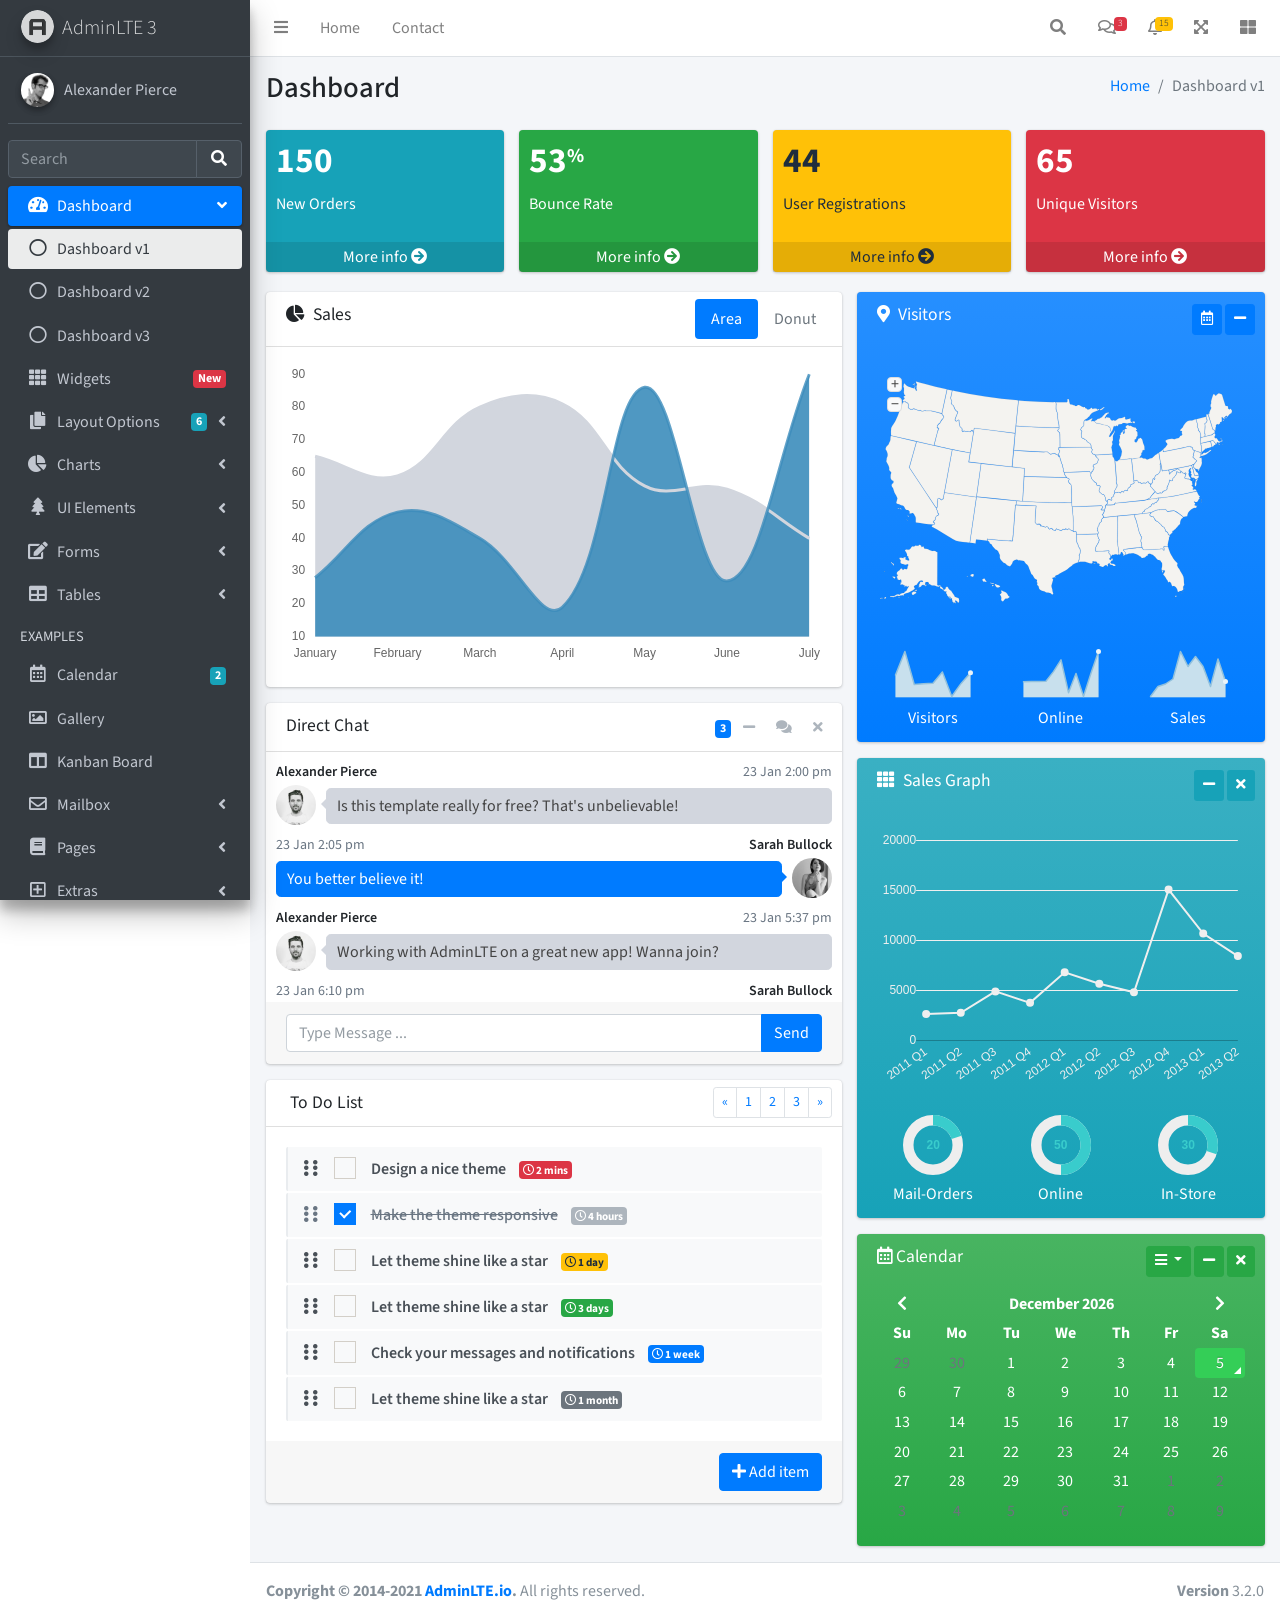
<file: static/templates/index.html>
<!DOCTYPE html>
<html lang="en">
<head>
  <meta charset="utf-8">
  <meta name="viewport" content="width=device-width, initial-scale=1">
  <title>AdminLTE 3 | Dashboard</title>

  <!-- Google Font: Source Sans Pro -->
  <link rel="stylesheet" href="https://fonts.googleapis.com/css?family=Source+Sans+Pro:300,400,400i,700&display=fallback">
  <!-- Font Awesome -->
  <link rel="stylesheet" href="plugins/fontawesome-free/css/all.min.css">
  <!-- Ionicons -->
  <link rel="stylesheet" href="https://code.ionicframework.com/ionicons/2.0.1/css/ionicons.min.css">
  <!-- Tempusdominus Bootstrap 4 -->
  <link rel="stylesheet" href="plugins/tempusdominus-bootstrap-4/css/tempusdominus-bootstrap-4.min.css">
  <!-- iCheck -->
  <link rel="stylesheet" href="plugins/icheck-bootstrap/icheck-bootstrap.min.css">
  <!-- JQVMap -->
  <link rel="stylesheet" href="plugins/jqvmap/jqvmap.min.css">
  <!-- Theme style -->
  <link rel="stylesheet" href="dist/css/adminlte.min.css">
  <!-- overlayScrollbars -->
  <link rel="stylesheet" href="plugins/overlayScrollbars/css/OverlayScrollbars.min.css">
  <!-- Daterange picker -->
  <link rel="stylesheet" href="plugins/daterangepicker/daterangepicker.css">
  <!-- summernote -->
  <link rel="stylesheet" href="plugins/summernote/summernote-bs4.min.css">
</head>
<body class="hold-transition sidebar-mini layout-fixed">
<div class="wrapper">

  <!-- Preloader -->
  <div class="preloader flex-column justify-content-center align-items-center">
    <img class="animation__shake" src="dist/img/AdminLTELogo.png" alt="AdminLTELogo" height="60" width="60">
  </div>

  <!-- Navbar -->
  <nav class="main-header navbar navbar-expand navbar-white navbar-light">
    <!-- Left navbar links -->
    <ul class="navbar-nav">
      <li class="nav-item">
        <a class="nav-link" data-widget="pushmenu" href="#" role="button"><i class="fas fa-bars"></i></a>
      </li>
      <li class="nav-item d-none d-sm-inline-block">
        <a href="index3.html" class="nav-link">Home</a>
      </li>
      <li class="nav-item d-none d-sm-inline-block">
        <a href="#" class="nav-link">Contact</a>
      </li>
    </ul>

    <!-- Right navbar links -->
    <ul class="navbar-nav ml-auto">
      <!-- Navbar Search -->
      <li class="nav-item">
        <a class="nav-link" data-widget="navbar-search" href="#" role="button">
          <i class="fas fa-search"></i>
        </a>
        <div class="navbar-search-block">
          <form class="form-inline">
            <div class="input-group input-group-sm">
              <input class="form-control form-control-navbar" type="search" placeholder="Search" aria-label="Search">
              <div class="input-group-append">
                <button class="btn btn-navbar" type="submit">
                  <i class="fas fa-search"></i>
                </button>
                <button class="btn btn-navbar" type="button" data-widget="navbar-search">
                  <i class="fas fa-times"></i>
                </button>
              </div>
            </div>
          </form>
        </div>
      </li>

      <!-- Messages Dropdown Menu -->
      <li class="nav-item dropdown">
        <a class="nav-link" data-toggle="dropdown" href="#">
          <i class="far fa-comments"></i>
          <span class="badge badge-danger navbar-badge">3</span>
        </a>
        <div class="dropdown-menu dropdown-menu-lg dropdown-menu-right">
          <a href="#" class="dropdown-item">
            <!-- Message Start -->
            <div class="media">
              <img src="dist/img/user1-128x128.jpg" alt="User Avatar" class="img-size-50 mr-3 img-circle">
              <div class="media-body">
                <h3 class="dropdown-item-title">
                  Brad Diesel
                  <span class="float-right text-sm text-danger"><i class="fas fa-star"></i></span>
                </h3>
                <p class="text-sm">Call me whenever you can...</p>
                <p class="text-sm text-muted"><i class="far fa-clock mr-1"></i> 4 Hours Ago</p>
              </div>
            </div>
            <!-- Message End -->
          </a>
          <div class="dropdown-divider"></div>
          <a href="#" class="dropdown-item">
            <!-- Message Start -->
            <div class="media">
              <img src="dist/img/user8-128x128.jpg" alt="User Avatar" class="img-size-50 img-circle mr-3">
              <div class="media-body">
                <h3 class="dropdown-item-title">
                  John Pierce
                  <span class="float-right text-sm text-muted"><i class="fas fa-star"></i></span>
                </h3>
                <p class="text-sm">I got your message bro</p>
                <p class="text-sm text-muted"><i class="far fa-clock mr-1"></i> 4 Hours Ago</p>
              </div>
            </div>
            <!-- Message End -->
          </a>
          <div class="dropdown-divider"></div>
          <a href="#" class="dropdown-item">
            <!-- Message Start -->
            <div class="media">
              <img src="dist/img/user3-128x128.jpg" alt="User Avatar" class="img-size-50 img-circle mr-3">
              <div class="media-body">
                <h3 class="dropdown-item-title">
                  Nora Silvester
                  <span class="float-right text-sm text-warning"><i class="fas fa-star"></i></span>
                </h3>
                <p class="text-sm">The subject goes here</p>
                <p class="text-sm text-muted"><i class="far fa-clock mr-1"></i> 4 Hours Ago</p>
              </div>
            </div>
            <!-- Message End -->
          </a>
          <div class="dropdown-divider"></div>
          <a href="#" class="dropdown-item dropdown-footer">See All Messages</a>
        </div>
      </li>
      <!-- Notifications Dropdown Menu -->
      <li class="nav-item dropdown">
        <a class="nav-link" data-toggle="dropdown" href="#">
          <i class="far fa-bell"></i>
          <span class="badge badge-warning navbar-badge">15</span>
        </a>
        <div class="dropdown-menu dropdown-menu-lg dropdown-menu-right">
          <span class="dropdown-item dropdown-header">15 Notifications</span>
          <div class="dropdown-divider"></div>
          <a href="#" class="dropdown-item">
            <i class="fas fa-envelope mr-2"></i> 4 new messages
            <span class="float-right text-muted text-sm">3 mins</span>
          </a>
          <div class="dropdown-divider"></div>
          <a href="#" class="dropdown-item">
            <i class="fas fa-users mr-2"></i> 8 friend requests
            <span class="float-right text-muted text-sm">12 hours</span>
          </a>
          <div class="dropdown-divider"></div>
          <a href="#" class="dropdown-item">
            <i class="fas fa-file mr-2"></i> 3 new reports
            <span class="float-right text-muted text-sm">2 days</span>
          </a>
          <div class="dropdown-divider"></div>
          <a href="#" class="dropdown-item dropdown-footer">See All Notifications</a>
        </div>
      </li>
      <li class="nav-item">
        <a class="nav-link" data-widget="fullscreen" href="#" role="button">
          <i class="fas fa-expand-arrows-alt"></i>
        </a>
      </li>
      <li class="nav-item">
        <a class="nav-link" data-widget="control-sidebar" data-controlsidebar-slide="true" href="#" role="button">
          <i class="fas fa-th-large"></i>
        </a>
      </li>
    </ul>
  </nav>
  <!-- /.navbar -->

  <!-- Main Sidebar Container -->
  <aside class="main-sidebar sidebar-dark-primary elevation-4">
    <!-- Brand Logo -->
    <a href="index3.html" class="brand-link">
      <img src="dist/img/AdminLTELogo.png" alt="AdminLTE Logo" class="brand-image img-circle elevation-3" style="opacity: .8">
      <span class="brand-text font-weight-light">AdminLTE 3</span>
    </a>

    <!-- Sidebar -->
    <div class="sidebar">
      <!-- Sidebar user panel (optional) -->
      <div class="user-panel mt-3 pb-3 mb-3 d-flex">
        <div class="image">
          <img src="dist/img/user2-160x160.jpg" class="img-circle elevation-2" alt="User Image">
        </div>
        <div class="info">
          <a href="#" class="d-block">Alexander Pierce</a>
        </div>
      </div>

      <!-- SidebarSearch Form -->
      <div class="form-inline">
        <div class="input-group" data-widget="sidebar-search">
          <input class="form-control form-control-sidebar" type="search" placeholder="Search" aria-label="Search">
          <div class="input-group-append">
            <button class="btn btn-sidebar">
              <i class="fas fa-search fa-fw"></i>
            </button>
          </div>
        </div>
      </div>

      <!-- Sidebar Menu -->
      <nav class="mt-2">
        <ul class="nav nav-pills nav-sidebar flex-column" data-widget="treeview" role="menu" data-accordion="false">
          <!-- Add icons to the links using the .nav-icon class
               with font-awesome or any other icon font library -->
          <li class="nav-item menu-open">
            <a href="#" class="nav-link active">
              <i class="nav-icon fas fa-tachometer-alt"></i>
              <p>
                Dashboard
                <i class="right fas fa-angle-left"></i>
              </p>
            </a>
            <ul class="nav nav-treeview">
              <li class="nav-item">
                <a href="./index.html" class="nav-link active">
                  <i class="far fa-circle nav-icon"></i>
                  <p>Dashboard v1</p>
                </a>
              </li>
              <li class="nav-item">
                <a href="./index2.html" class="nav-link">
                  <i class="far fa-circle nav-icon"></i>
                  <p>Dashboard v2</p>
                </a>
              </li>
              <li class="nav-item">
                <a href="./index3.html" class="nav-link">
                  <i class="far fa-circle nav-icon"></i>
                  <p>Dashboard v3</p>
                </a>
              </li>
            </ul>
          </li>
          <li class="nav-item">
            <a href="pages/widgets.html" class="nav-link">
              <i class="nav-icon fas fa-th"></i>
              <p>
                Widgets
                <span class="right badge badge-danger">New</span>
              </p>
            </a>
          </li>
          <li class="nav-item">
            <a href="#" class="nav-link">
              <i class="nav-icon fas fa-copy"></i>
              <p>
                Layout Options
                <i class="fas fa-angle-left right"></i>
                <span class="badge badge-info right">6</span>
              </p>
            </a>
            <ul class="nav nav-treeview">
              <li class="nav-item">
                <a href="pages/layout/top-nav.html" class="nav-link">
                  <i class="far fa-circle nav-icon"></i>
                  <p>Top Navigation</p>
                </a>
              </li>
              <li class="nav-item">
                <a href="pages/layout/top-nav-sidebar.html" class="nav-link">
                  <i class="far fa-circle nav-icon"></i>
                  <p>Top Navigation + Sidebar</p>
                </a>
              </li>
              <li class="nav-item">
                <a href="pages/layout/boxed.html" class="nav-link">
                  <i class="far fa-circle nav-icon"></i>
                  <p>Boxed</p>
                </a>
              </li>
              <li class="nav-item">
                <a href="pages/layout/fixed-sidebar.html" class="nav-link">
                  <i class="far fa-circle nav-icon"></i>
                  <p>Fixed Sidebar</p>
                </a>
              </li>
              <li class="nav-item">
                <a href="pages/layout/fixed-sidebar-custom.html" class="nav-link">
                  <i class="far fa-circle nav-icon"></i>
                  <p>Fixed Sidebar <small>+ Custom Area</small></p>
                </a>
              </li>
              <li class="nav-item">
                <a href="pages/layout/fixed-topnav.html" class="nav-link">
                  <i class="far fa-circle nav-icon"></i>
                  <p>Fixed Navbar</p>
                </a>
              </li>
              <li class="nav-item">
                <a href="pages/layout/fixed-footer.html" class="nav-link">
                  <i class="far fa-circle nav-icon"></i>
                  <p>Fixed Footer</p>
                </a>
              </li>
              <li class="nav-item">
                <a href="pages/layout/collapsed-sidebar.html" class="nav-link">
                  <i class="far fa-circle nav-icon"></i>
                  <p>Collapsed Sidebar</p>
                </a>
              </li>
            </ul>
          </li>
          <li class="nav-item">
            <a href="#" class="nav-link">
              <i class="nav-icon fas fa-chart-pie"></i>
              <p>
                Charts
                <i class="right fas fa-angle-left"></i>
              </p>
            </a>
            <ul class="nav nav-treeview">
              <li class="nav-item">
                <a href="pages/charts/chartjs.html" class="nav-link">
                  <i class="far fa-circle nav-icon"></i>
                  <p>ChartJS</p>
                </a>
              </li>
              <li class="nav-item">
                <a href="pages/charts/flot.html" class="nav-link">
                  <i class="far fa-circle nav-icon"></i>
                  <p>Flot</p>
                </a>
              </li>
              <li class="nav-item">
                <a href="pages/charts/inline.html" class="nav-link">
                  <i class="far fa-circle nav-icon"></i>
                  <p>Inline</p>
                </a>
              </li>
              <li class="nav-item">
                <a href="pages/charts/uplot.html" class="nav-link">
                  <i class="far fa-circle nav-icon"></i>
                  <p>uPlot</p>
                </a>
              </li>
            </ul>
          </li>
          <li class="nav-item">
            <a href="#" class="nav-link">
              <i class="nav-icon fas fa-tree"></i>
              <p>
                UI Elements
                <i class="fas fa-angle-left right"></i>
              </p>
            </a>
            <ul class="nav nav-treeview">
              <li class="nav-item">
                <a href="pages/UI/general.html" class="nav-link">
                  <i class="far fa-circle nav-icon"></i>
                  <p>General</p>
                </a>
              </li>
              <li class="nav-item">
                <a href="pages/UI/icons.html" class="nav-link">
                  <i class="far fa-circle nav-icon"></i>
                  <p>Icons</p>
                </a>
              </li>
              <li class="nav-item">
                <a href="pages/UI/buttons.html" class="nav-link">
                  <i class="far fa-circle nav-icon"></i>
                  <p>Buttons</p>
                </a>
              </li>
              <li class="nav-item">
                <a href="pages/UI/sliders.html" class="nav-link">
                  <i class="far fa-circle nav-icon"></i>
                  <p>Sliders</p>
                </a>
              </li>
              <li class="nav-item">
                <a href="pages/UI/modals.html" class="nav-link">
                  <i class="far fa-circle nav-icon"></i>
                  <p>Modals & Alerts</p>
                </a>
              </li>
              <li class="nav-item">
                <a href="pages/UI/navbar.html" class="nav-link">
                  <i class="far fa-circle nav-icon"></i>
                  <p>Navbar & Tabs</p>
                </a>
              </li>
              <li class="nav-item">
                <a href="pages/UI/timeline.html" class="nav-link">
                  <i class="far fa-circle nav-icon"></i>
                  <p>Timeline</p>
                </a>
              </li>
              <li class="nav-item">
                <a href="pages/UI/ribbons.html" class="nav-link">
                  <i class="far fa-circle nav-icon"></i>
                  <p>Ribbons</p>
                </a>
              </li>
            </ul>
          </li>
          <li class="nav-item">
            <a href="#" class="nav-link">
              <i class="nav-icon fas fa-edit"></i>
              <p>
                Forms
                <i class="fas fa-angle-left right"></i>
              </p>
            </a>
            <ul class="nav nav-treeview">
              <li class="nav-item">
                <a href="pages/forms/general.html" class="nav-link">
                  <i class="far fa-circle nav-icon"></i>
                  <p>General Elements</p>
                </a>
              </li>
              <li class="nav-item">
                <a href="pages/forms/advanced.html" class="nav-link">
                  <i class="far fa-circle nav-icon"></i>
                  <p>Advanced Elements</p>
                </a>
              </li>
              <li class="nav-item">
                <a href="pages/forms/editors.html" class="nav-link">
                  <i class="far fa-circle nav-icon"></i>
                  <p>Editors</p>
                </a>
              </li>
              <li class="nav-item">
                <a href="pages/forms/validation.html" class="nav-link">
                  <i class="far fa-circle nav-icon"></i>
                  <p>Validation</p>
                </a>
              </li>
            </ul>
          </li>
          <li class="nav-item">
            <a href="#" class="nav-link">
              <i class="nav-icon fas fa-table"></i>
              <p>
                Tables
                <i class="fas fa-angle-left right"></i>
              </p>
            </a>
            <ul class="nav nav-treeview">
              <li class="nav-item">
                <a href="pages/tables/simple.html" class="nav-link">
                  <i class="far fa-circle nav-icon"></i>
                  <p>Simple Tables</p>
                </a>
              </li>
              <li class="nav-item">
                <a href="pages/tables/data.html" class="nav-link">
                  <i class="far fa-circle nav-icon"></i>
                  <p>DataTables</p>
                </a>
              </li>
              <li class="nav-item">
                <a href="pages/tables/jsgrid.html" class="nav-link">
                  <i class="far fa-circle nav-icon"></i>
                  <p>jsGrid</p>
                </a>
              </li>
            </ul>
          </li>
          <li class="nav-header">EXAMPLES</li>
          <li class="nav-item">
            <a href="pages/calendar.html" class="nav-link">
              <i class="nav-icon far fa-calendar-alt"></i>
              <p>
                Calendar
                <span class="badge badge-info right">2</span>
              </p>
            </a>
          </li>
          <li class="nav-item">
            <a href="pages/gallery.html" class="nav-link">
              <i class="nav-icon far fa-image"></i>
              <p>
                Gallery
              </p>
            </a>
          </li>
          <li class="nav-item">
            <a href="pages/kanban.html" class="nav-link">
              <i class="nav-icon fas fa-columns"></i>
              <p>
                Kanban Board
              </p>
            </a>
          </li>
          <li class="nav-item">
            <a href="#" class="nav-link">
              <i class="nav-icon far fa-envelope"></i>
              <p>
                Mailbox
                <i class="fas fa-angle-left right"></i>
              </p>
            </a>
            <ul class="nav nav-treeview">
              <li class="nav-item">
                <a href="pages/mailbox/mailbox.html" class="nav-link">
                  <i class="far fa-circle nav-icon"></i>
                  <p>Inbox</p>
                </a>
              </li>
              <li class="nav-item">
                <a href="pages/mailbox/compose.html" class="nav-link">
                  <i class="far fa-circle nav-icon"></i>
                  <p>Compose</p>
                </a>
              </li>
              <li class="nav-item">
                <a href="pages/mailbox/read-mail.html" class="nav-link">
                  <i class="far fa-circle nav-icon"></i>
                  <p>Read</p>
                </a>
              </li>
            </ul>
          </li>
          <li class="nav-item">
            <a href="#" class="nav-link">
              <i class="nav-icon fas fa-book"></i>
              <p>
                Pages
                <i class="fas fa-angle-left right"></i>
              </p>
            </a>
            <ul class="nav nav-treeview">
              <li class="nav-item">
                <a href="pages/examples/invoice.html" class="nav-link">
                  <i class="far fa-circle nav-icon"></i>
                  <p>Invoice</p>
                </a>
              </li>
              <li class="nav-item">
                <a href="pages/examples/profile.html" class="nav-link">
                  <i class="far fa-circle nav-icon"></i>
                  <p>Profile</p>
                </a>
              </li>
              <li class="nav-item">
                <a href="pages/examples/e-commerce.html" class="nav-link">
                  <i class="far fa-circle nav-icon"></i>
                  <p>E-commerce</p>
                </a>
              </li>
              <li class="nav-item">
                <a href="pages/examples/projects.html" class="nav-link">
                  <i class="far fa-circle nav-icon"></i>
                  <p>Projects</p>
                </a>
              </li>
              <li class="nav-item">
                <a href="pages/examples/project-add.html" class="nav-link">
                  <i class="far fa-circle nav-icon"></i>
                  <p>Project Add</p>
                </a>
              </li>
              <li class="nav-item">
                <a href="pages/examples/project-edit.html" class="nav-link">
                  <i class="far fa-circle nav-icon"></i>
                  <p>Project Edit</p>
                </a>
              </li>
              <li class="nav-item">
                <a href="pages/examples/project-detail.html" class="nav-link">
                  <i class="far fa-circle nav-icon"></i>
                  <p>Project Detail</p>
                </a>
              </li>
              <li class="nav-item">
                <a href="pages/examples/contacts.html" class="nav-link">
                  <i class="far fa-circle nav-icon"></i>
                  <p>Contacts</p>
                </a>
              </li>
              <li class="nav-item">
                <a href="pages/examples/faq.html" class="nav-link">
                  <i class="far fa-circle nav-icon"></i>
                  <p>FAQ</p>
                </a>
              </li>
              <li class="nav-item">
                <a href="pages/examples/contact-us.html" class="nav-link">
                  <i class="far fa-circle nav-icon"></i>
                  <p>Contact us</p>
                </a>
              </li>
            </ul>
          </li>
          <li class="nav-item">
            <a href="#" class="nav-link">
              <i class="nav-icon far fa-plus-square"></i>
              <p>
                Extras
                <i class="fas fa-angle-left right"></i>
              </p>
            </a>
            <ul class="nav nav-treeview">
              <li class="nav-item">
                <a href="#" class="nav-link">
                  <i class="far fa-circle nav-icon"></i>
                  <p>
                    Login & Register v1
                    <i class="fas fa-angle-left right"></i>
                  </p>
                </a>
                <ul class="nav nav-treeview">
                  <li class="nav-item">
                    <a href="pages/examples/login.html" class="nav-link">
                      <i class="far fa-circle nav-icon"></i>
                      <p>Login v1</p>
                    </a>
                  </li>
                  <li class="nav-item">
                    <a href="pages/examples/register.html" class="nav-link">
                      <i class="far fa-circle nav-icon"></i>
                      <p>Register v1</p>
                    </a>
                  </li>
                  <li class="nav-item">
                    <a href="pages/examples/forgot-password.html" class="nav-link">
                      <i class="far fa-circle nav-icon"></i>
                      <p>Forgot Password v1</p>
                    </a>
                  </li>
                  <li class="nav-item">
                    <a href="pages/examples/recover-password.html" class="nav-link">
                      <i class="far fa-circle nav-icon"></i>
                      <p>Recover Password v1</p>
                    </a>
                  </li>
                </ul>
              </li>
              <li class="nav-item">
                <a href="#" class="nav-link">
                  <i class="far fa-circle nav-icon"></i>
                  <p>
                    Login & Register v2
                    <i class="fas fa-angle-left right"></i>
                  </p>
                </a>
                <ul class="nav nav-treeview">
                  <li class="nav-item">
                    <a href="pages/examples/login-v2.html" class="nav-link">
                      <i class="far fa-circle nav-icon"></i>
                      <p>Login v2</p>
                    </a>
                  </li>
                  <li class="nav-item">
                    <a href="pages/examples/register-v2.html" class="nav-link">
                      <i class="far fa-circle nav-icon"></i>
                      <p>Register v2</p>
                    </a>
                  </li>
                  <li class="nav-item">
                    <a href="pages/examples/forgot-password-v2.html" class="nav-link">
                      <i class="far fa-circle nav-icon"></i>
                      <p>Forgot Password v2</p>
                    </a>
                  </li>
                  <li class="nav-item">
                    <a href="pages/examples/recover-password-v2.html" class="nav-link">
                      <i class="far fa-circle nav-icon"></i>
                      <p>Recover Password v2</p>
                    </a>
                  </li>
                </ul>
              </li>
              <li class="nav-item">
                <a href="pages/examples/lockscreen.html" class="nav-link">
                  <i class="far fa-circle nav-icon"></i>
                  <p>Lockscreen</p>
                </a>
              </li>
              <li class="nav-item">
                <a href="pages/examples/legacy-user-menu.html" class="nav-link">
                  <i class="far fa-circle nav-icon"></i>
                  <p>Legacy User Menu</p>
                </a>
              </li>
              <li class="nav-item">
                <a href="pages/examples/language-menu.html" class="nav-link">
                  <i class="far fa-circle nav-icon"></i>
                  <p>Language Menu</p>
                </a>
              </li>
              <li class="nav-item">
                <a href="pages/examples/404.html" class="nav-link">
                  <i class="far fa-circle nav-icon"></i>
                  <p>Error 404</p>
                </a>
              </li>
              <li class="nav-item">
                <a href="pages/examples/500.html" class="nav-link">
                  <i class="far fa-circle nav-icon"></i>
                  <p>Error 500</p>
                </a>
              </li>
              <li class="nav-item">
                <a href="pages/examples/pace.html" class="nav-link">
                  <i class="far fa-circle nav-icon"></i>
                  <p>Pace</p>
                </a>
              </li>
              <li class="nav-item">
                <a href="pages/examples/blank.html" class="nav-link">
                  <i class="far fa-circle nav-icon"></i>
                  <p>Blank Page</p>
                </a>
              </li>
              <li class="nav-item">
                <a href="starter.html" class="nav-link">
                  <i class="far fa-circle nav-icon"></i>
                  <p>Starter Page</p>
                </a>
              </li>
            </ul>
          </li>
          <li class="nav-item">
            <a href="#" class="nav-link">
              <i class="nav-icon fas fa-search"></i>
              <p>
                Search
                <i class="fas fa-angle-left right"></i>
              </p>
            </a>
            <ul class="nav nav-treeview">
              <li class="nav-item">
                <a href="pages/search/simple.html" class="nav-link">
                  <i class="far fa-circle nav-icon"></i>
                  <p>Simple Search</p>
                </a>
              </li>
              <li class="nav-item">
                <a href="pages/search/enhanced.html" class="nav-link">
                  <i class="far fa-circle nav-icon"></i>
                  <p>Enhanced</p>
                </a>
              </li>
            </ul>
          </li>
          <li class="nav-header">MISCELLANEOUS</li>
          <li class="nav-item">
            <a href="iframe.html" class="nav-link">
              <i class="nav-icon fas fa-ellipsis-h"></i>
              <p>Tabbed IFrame Plugin</p>
            </a>
          </li>
          <li class="nav-item">
            <a href="https://adminlte.io/docs/3.1/" class="nav-link">
              <i class="nav-icon fas fa-file"></i>
              <p>Documentation</p>
            </a>
          </li>
          <li class="nav-header">MULTI LEVEL EXAMPLE</li>
          <li class="nav-item">
            <a href="#" class="nav-link">
              <i class="fas fa-circle nav-icon"></i>
              <p>Level 1</p>
            </a>
          </li>
          <li class="nav-item">
            <a href="#" class="nav-link">
              <i class="nav-icon fas fa-circle"></i>
              <p>
                Level 1
                <i class="right fas fa-angle-left"></i>
              </p>
            </a>
            <ul class="nav nav-treeview">
              <li class="nav-item">
                <a href="#" class="nav-link">
                  <i class="far fa-circle nav-icon"></i>
                  <p>Level 2</p>
                </a>
              </li>
              <li class="nav-item">
                <a href="#" class="nav-link">
                  <i class="far fa-circle nav-icon"></i>
                  <p>
                    Level 2
                    <i class="right fas fa-angle-left"></i>
                  </p>
                </a>
                <ul class="nav nav-treeview">
                  <li class="nav-item">
                    <a href="#" class="nav-link">
                      <i class="far fa-dot-circle nav-icon"></i>
                      <p>Level 3</p>
                    </a>
                  </li>
                  <li class="nav-item">
                    <a href="#" class="nav-link">
                      <i class="far fa-dot-circle nav-icon"></i>
                      <p>Level 3</p>
                    </a>
                  </li>
                  <li class="nav-item">
                    <a href="#" class="nav-link">
                      <i class="far fa-dot-circle nav-icon"></i>
                      <p>Level 3</p>
                    </a>
                  </li>
                </ul>
              </li>
              <li class="nav-item">
                <a href="#" class="nav-link">
                  <i class="far fa-circle nav-icon"></i>
                  <p>Level 2</p>
                </a>
              </li>
            </ul>
          </li>
          <li class="nav-item">
            <a href="#" class="nav-link">
              <i class="fas fa-circle nav-icon"></i>
              <p>Level 1</p>
            </a>
          </li>
          <li class="nav-header">LABELS</li>
          <li class="nav-item">
            <a href="#" class="nav-link">
              <i class="nav-icon far fa-circle text-danger"></i>
              <p class="text">Important</p>
            </a>
          </li>
          <li class="nav-item">
            <a href="#" class="nav-link">
              <i class="nav-icon far fa-circle text-warning"></i>
              <p>Warning</p>
            </a>
          </li>
          <li class="nav-item">
            <a href="#" class="nav-link">
              <i class="nav-icon far fa-circle text-info"></i>
              <p>Informational</p>
            </a>
          </li>
        </ul>
      </nav>
      <!-- /.sidebar-menu -->
    </div>
    <!-- /.sidebar -->
  </aside>

  <!-- Content Wrapper. Contains page content -->
  <div class="content-wrapper">
    <!-- Content Header (Page header) -->
    <div class="content-header">
      <div class="container-fluid">
        <div class="row mb-2">
          <div class="col-sm-6">
            <h1 class="m-0">Dashboard</h1>
          </div><!-- /.col -->
          <div class="col-sm-6">
            <ol class="breadcrumb float-sm-right">
              <li class="breadcrumb-item"><a href="#">Home</a></li>
              <li class="breadcrumb-item active">Dashboard v1</li>
            </ol>
          </div><!-- /.col -->
        </div><!-- /.row -->
      </div><!-- /.container-fluid -->
    </div>
    <!-- /.content-header -->

    <!-- Main content -->
    <section class="content">
      <div class="container-fluid">
        <!-- Small boxes (Stat box) -->
        <div class="row">
          <div class="col-lg-3 col-6">
            <!-- small box -->
            <div class="small-box bg-info">
              <div class="inner">
                <h3>150</h3>

                <p>New Orders</p>
              </div>
              <div class="icon">
                <i class="ion ion-bag"></i>
              </div>
              <a href="#" class="small-box-footer">More info <i class="fas fa-arrow-circle-right"></i></a>
            </div>
          </div>
          <!-- ./col -->
          <div class="col-lg-3 col-6">
            <!-- small box -->
            <div class="small-box bg-success">
              <div class="inner">
                <h3>53<sup style="font-size: 20px">%</sup></h3>

                <p>Bounce Rate</p>
              </div>
              <div class="icon">
                <i class="ion ion-stats-bars"></i>
              </div>
              <a href="#" class="small-box-footer">More info <i class="fas fa-arrow-circle-right"></i></a>
            </div>
          </div>
          <!-- ./col -->
          <div class="col-lg-3 col-6">
            <!-- small box -->
            <div class="small-box bg-warning">
              <div class="inner">
                <h3>44</h3>

                <p>User Registrations</p>
              </div>
              <div class="icon">
                <i class="ion ion-person-add"></i>
              </div>
              <a href="#" class="small-box-footer">More info <i class="fas fa-arrow-circle-right"></i></a>
            </div>
          </div>
          <!-- ./col -->
          <div class="col-lg-3 col-6">
            <!-- small box -->
            <div class="small-box bg-danger">
              <div class="inner">
                <h3>65</h3>

                <p>Unique Visitors</p>
              </div>
              <div class="icon">
                <i class="ion ion-pie-graph"></i>
              </div>
              <a href="#" class="small-box-footer">More info <i class="fas fa-arrow-circle-right"></i></a>
            </div>
          </div>
          <!-- ./col -->
        </div>
        <!-- /.row -->
        <!-- Main row -->
        <div class="row">
          <!-- Left col -->
          <section class="col-lg-7 connectedSortable">
            <!-- Custom tabs (Charts with tabs)-->
            <div class="card">
              <div class="card-header">
                <h3 class="card-title">
                  <i class="fas fa-chart-pie mr-1"></i>
                  Sales
                </h3>
                <div class="card-tools">
                  <ul class="nav nav-pills ml-auto">
                    <li class="nav-item">
                      <a class="nav-link active" href="#revenue-chart" data-toggle="tab">Area</a>
                    </li>
                    <li class="nav-item">
                      <a class="nav-link" href="#sales-chart" data-toggle="tab">Donut</a>
                    </li>
                  </ul>
                </div>
              </div><!-- /.card-header -->
              <div class="card-body">
                <div class="tab-content p-0">
                  <!-- Morris chart - Sales -->
                  <div class="chart tab-pane active" id="revenue-chart"
                       style="position: relative; height: 300px;">
                      <canvas id="revenue-chart-canvas" height="300" style="height: 300px;"></canvas>
                   </div>
                  <div class="chart tab-pane" id="sales-chart" style="position: relative; height: 300px;">
                    <canvas id="sales-chart-canvas" height="300" style="height: 300px;"></canvas>
                  </div>
                </div>
              </div><!-- /.card-body -->
            </div>
            <!-- /.card -->

            <!-- DIRECT CHAT -->
            <div class="card direct-chat direct-chat-primary">
              <div class="card-header">
                <h3 class="card-title">Direct Chat</h3>

                <div class="card-tools">
                  <span title="3 New Messages" class="badge badge-primary">3</span>
                  <button type="button" class="btn btn-tool" data-card-widget="collapse">
                    <i class="fas fa-minus"></i>
                  </button>
                  <button type="button" class="btn btn-tool" title="Contacts" data-widget="chat-pane-toggle">
                    <i class="fas fa-comments"></i>
                  </button>
                  <button type="button" class="btn btn-tool" data-card-widget="remove">
                    <i class="fas fa-times"></i>
                  </button>
                </div>
              </div>
              <!-- /.card-header -->
              <div class="card-body">
                <!-- Conversations are loaded here -->
                <div class="direct-chat-messages">
                  <!-- Message. Default to the left -->
                  <div class="direct-chat-msg">
                    <div class="direct-chat-infos clearfix">
                      <span class="direct-chat-name float-left">Alexander Pierce</span>
                      <span class="direct-chat-timestamp float-right">23 Jan 2:00 pm</span>
                    </div>
                    <!-- /.direct-chat-infos -->
                    <img class="direct-chat-img" src="dist/img/user1-128x128.jpg" alt="message user image">
                    <!-- /.direct-chat-img -->
                    <div class="direct-chat-text">
                      Is this template really for free? That's unbelievable!
                    </div>
                    <!-- /.direct-chat-text -->
                  </div>
                  <!-- /.direct-chat-msg -->

                  <!-- Message to the right -->
                  <div class="direct-chat-msg right">
                    <div class="direct-chat-infos clearfix">
                      <span class="direct-chat-name float-right">Sarah Bullock</span>
                      <span class="direct-chat-timestamp float-left">23 Jan 2:05 pm</span>
                    </div>
                    <!-- /.direct-chat-infos -->
                    <img class="direct-chat-img" src="dist/img/user3-128x128.jpg" alt="message user image">
                    <!-- /.direct-chat-img -->
                    <div class="direct-chat-text">
                      You better believe it!
                    </div>
                    <!-- /.direct-chat-text -->
                  </div>
                  <!-- /.direct-chat-msg -->

                  <!-- Message. Default to the left -->
                  <div class="direct-chat-msg">
                    <div class="direct-chat-infos clearfix">
                      <span class="direct-chat-name float-left">Alexander Pierce</span>
                      <span class="direct-chat-timestamp float-right">23 Jan 5:37 pm</span>
                    </div>
                    <!-- /.direct-chat-infos -->
                    <img class="direct-chat-img" src="dist/img/user1-128x128.jpg" alt="message user image">
                    <!-- /.direct-chat-img -->
                    <div class="direct-chat-text">
                      Working with AdminLTE on a great new app! Wanna join?
                    </div>
                    <!-- /.direct-chat-text -->
                  </div>
                  <!-- /.direct-chat-msg -->

                  <!-- Message to the right -->
                  <div class="direct-chat-msg right">
                    <div class="direct-chat-infos clearfix">
                      <span class="direct-chat-name float-right">Sarah Bullock</span>
                      <span class="direct-chat-timestamp float-left">23 Jan 6:10 pm</span>
                    </div>
                    <!-- /.direct-chat-infos -->
                    <img class="direct-chat-img" src="dist/img/user3-128x128.jpg" alt="message user image">
                    <!-- /.direct-chat-img -->
                    <div class="direct-chat-text">
                      I would love to.
                    </div>
                    <!-- /.direct-chat-text -->
                  </div>
                  <!-- /.direct-chat-msg -->

                </div>
                <!--/.direct-chat-messages-->

                <!-- Contacts are loaded here -->
                <div class="direct-chat-contacts">
                  <ul class="contacts-list">
                    <li>
                      <a href="#">
                        <img class="contacts-list-img" src="dist/img/user1-128x128.jpg" alt="User Avatar">

                        <div class="contacts-list-info">
                          <span class="contacts-list-name">
                            Count Dracula
                            <small class="contacts-list-date float-right">2/28/2015</small>
                          </span>
                          <span class="contacts-list-msg">How have you been? I was...</span>
                        </div>
                        <!-- /.contacts-list-info -->
                      </a>
                    </li>
                    <!-- End Contact Item -->
                    <li>
                      <a href="#">
                        <img class="contacts-list-img" src="dist/img/user7-128x128.jpg" alt="User Avatar">

                        <div class="contacts-list-info">
                          <span class="contacts-list-name">
                            Sarah Doe
                            <small class="contacts-list-date float-right">2/23/2015</small>
                          </span>
                          <span class="contacts-list-msg">I will be waiting for...</span>
                        </div>
                        <!-- /.contacts-list-info -->
                      </a>
                    </li>
                    <!-- End Contact Item -->
                    <li>
                      <a href="#">
                        <img class="contacts-list-img" src="dist/img/user3-128x128.jpg" alt="User Avatar">

                        <div class="contacts-list-info">
                          <span class="contacts-list-name">
                            Nadia Jolie
                            <small class="contacts-list-date float-right">2/20/2015</small>
                          </span>
                          <span class="contacts-list-msg">I'll call you back at...</span>
                        </div>
                        <!-- /.contacts-list-info -->
                      </a>
                    </li>
                    <!-- End Contact Item -->
                    <li>
                      <a href="#">
                        <img class="contacts-list-img" src="dist/img/user5-128x128.jpg" alt="User Avatar">

                        <div class="contacts-list-info">
                          <span class="contacts-list-name">
                            Nora S. Vans
                            <small class="contacts-list-date float-right">2/10/2015</small>
                          </span>
                          <span class="contacts-list-msg">Where is your new...</span>
                        </div>
                        <!-- /.contacts-list-info -->
                      </a>
                    </li>
                    <!-- End Contact Item -->
                    <li>
                      <a href="#">
                        <img class="contacts-list-img" src="dist/img/user6-128x128.jpg" alt="User Avatar">

                        <div class="contacts-list-info">
                          <span class="contacts-list-name">
                            John K.
                            <small class="contacts-list-date float-right">1/27/2015</small>
                          </span>
                          <span class="contacts-list-msg">Can I take a look at...</span>
                        </div>
                        <!-- /.contacts-list-info -->
                      </a>
                    </li>
                    <!-- End Contact Item -->
                    <li>
                      <a href="#">
                        <img class="contacts-list-img" src="dist/img/user8-128x128.jpg" alt="User Avatar">

                        <div class="contacts-list-info">
                          <span class="contacts-list-name">
                            Kenneth M.
                            <small class="contacts-list-date float-right">1/4/2015</small>
                          </span>
                          <span class="contacts-list-msg">Never mind I found...</span>
                        </div>
                        <!-- /.contacts-list-info -->
                      </a>
                    </li>
                    <!-- End Contact Item -->
                  </ul>
                  <!-- /.contacts-list -->
                </div>
                <!-- /.direct-chat-pane -->
              </div>
              <!-- /.card-body -->
              <div class="card-footer">
                <form action="#" method="post">
                  <div class="input-group">
                    <input type="text" name="message" placeholder="Type Message ..." class="form-control">
                    <span class="input-group-append">
                      <button type="button" class="btn btn-primary">Send</button>
                    </span>
                  </div>
                </form>
              </div>
              <!-- /.card-footer-->
            </div>
            <!--/.direct-chat -->

            <!-- TO DO List -->
            <div class="card">
              <div class="card-header">
                <h3 class="card-title">
                  <i class="ion ion-clipboard mr-1"></i>
                  To Do List
                </h3>

                <div class="card-tools">
                  <ul class="pagination pagination-sm">
                    <li class="page-item"><a href="#" class="page-link">&laquo;</a></li>
                    <li class="page-item"><a href="#" class="page-link">1</a></li>
                    <li class="page-item"><a href="#" class="page-link">2</a></li>
                    <li class="page-item"><a href="#" class="page-link">3</a></li>
                    <li class="page-item"><a href="#" class="page-link">&raquo;</a></li>
                  </ul>
                </div>
              </div>
              <!-- /.card-header -->
              <div class="card-body">
                <ul class="todo-list" data-widget="todo-list">
                  <li>
                    <!-- drag handle -->
                    <span class="handle">
                      <i class="fas fa-ellipsis-v"></i>
                      <i class="fas fa-ellipsis-v"></i>
                    </span>
                    <!-- checkbox -->
                    <div  class="icheck-primary d-inline ml-2">
                      <input type="checkbox" value="" name="todo1" id="todoCheck1">
                      <label for="todoCheck1"></label>
                    </div>
                    <!-- todo text -->
                    <span class="text">Design a nice theme</span>
                    <!-- Emphasis label -->
                    <small class="badge badge-danger"><i class="far fa-clock"></i> 2 mins</small>
                    <!-- General tools such as edit or delete-->
                    <div class="tools">
                      <i class="fas fa-edit"></i>
                      <i class="fas fa-trash-o"></i>
                    </div>
                  </li>
                  <li>
                    <span class="handle">
                      <i class="fas fa-ellipsis-v"></i>
                      <i class="fas fa-ellipsis-v"></i>
                    </span>
                    <div  class="icheck-primary d-inline ml-2">
                      <input type="checkbox" value="" name="todo2" id="todoCheck2" checked>
                      <label for="todoCheck2"></label>
                    </div>
                    <span class="text">Make the theme responsive</span>
                    <small class="badge badge-info"><i class="far fa-clock"></i> 4 hours</small>
                    <div class="tools">
                      <i class="fas fa-edit"></i>
                      <i class="fas fa-trash-o"></i>
                    </div>
                  </li>
                  <li>
                    <span class="handle">
                      <i class="fas fa-ellipsis-v"></i>
                      <i class="fas fa-ellipsis-v"></i>
                    </span>
                    <div  class="icheck-primary d-inline ml-2">
                      <input type="checkbox" value="" name="todo3" id="todoCheck3">
                      <label for="todoCheck3"></label>
                    </div>
                    <span class="text">Let theme shine like a star</span>
                    <small class="badge badge-warning"><i class="far fa-clock"></i> 1 day</small>
                    <div class="tools">
                      <i class="fas fa-edit"></i>
                      <i class="fas fa-trash-o"></i>
                    </div>
                  </li>
                  <li>
                    <span class="handle">
                      <i class="fas fa-ellipsis-v"></i>
                      <i class="fas fa-ellipsis-v"></i>
                    </span>
                    <div  class="icheck-primary d-inline ml-2">
                      <input type="checkbox" value="" name="todo4" id="todoCheck4">
                      <label for="todoCheck4"></label>
                    </div>
                    <span class="text">Let theme shine like a star</span>
                    <small class="badge badge-success"><i class="far fa-clock"></i> 3 days</small>
                    <div class="tools">
                      <i class="fas fa-edit"></i>
                      <i class="fas fa-trash-o"></i>
                    </div>
                  </li>
                  <li>
                    <span class="handle">
                      <i class="fas fa-ellipsis-v"></i>
                      <i class="fas fa-ellipsis-v"></i>
                    </span>
                    <div  class="icheck-primary d-inline ml-2">
                      <input type="checkbox" value="" name="todo5" id="todoCheck5">
                      <label for="todoCheck5"></label>
                    </div>
                    <span class="text">Check your messages and notifications</span>
                    <small class="badge badge-primary"><i class="far fa-clock"></i> 1 week</small>
                    <div class="tools">
                      <i class="fas fa-edit"></i>
                      <i class="fas fa-trash-o"></i>
                    </div>
                  </li>
                  <li>
                    <span class="handle">
                      <i class="fas fa-ellipsis-v"></i>
                      <i class="fas fa-ellipsis-v"></i>
                    </span>
                    <div  class="icheck-primary d-inline ml-2">
                      <input type="checkbox" value="" name="todo6" id="todoCheck6">
                      <label for="todoCheck6"></label>
                    </div>
                    <span class="text">Let theme shine like a star</span>
                    <small class="badge badge-secondary"><i class="far fa-clock"></i> 1 month</small>
                    <div class="tools">
                      <i class="fas fa-edit"></i>
                      <i class="fas fa-trash-o"></i>
                    </div>
                  </li>
                </ul>
              </div>
              <!-- /.card-body -->
              <div class="card-footer clearfix">
                <button type="button" class="btn btn-primary float-right"><i class="fas fa-plus"></i> Add item</button>
              </div>
            </div>
            <!-- /.card -->
          </section>
          <!-- /.Left col -->
          <!-- right col (We are only adding the ID to make the widgets sortable)-->
          <section class="col-lg-5 connectedSortable">

            <!-- Map card -->
            <div class="card bg-gradient-primary">
              <div class="card-header border-0">
                <h3 class="card-title">
                  <i class="fas fa-map-marker-alt mr-1"></i>
                  Visitors
                </h3>
                <!-- card tools -->
                <div class="card-tools">
                  <button type="button" class="btn btn-primary btn-sm daterange" title="Date range">
                    <i class="far fa-calendar-alt"></i>
                  </button>
                  <button type="button" class="btn btn-primary btn-sm" data-card-widget="collapse" title="Collapse">
                    <i class="fas fa-minus"></i>
                  </button>
                </div>
                <!-- /.card-tools -->
              </div>
              <div class="card-body">
                <div id="world-map" style="height: 250px; width: 100%;"></div>
              </div>
              <!-- /.card-body-->
              <div class="card-footer bg-transparent">
                <div class="row">
                  <div class="col-4 text-center">
                    <div id="sparkline-1"></div>
                    <div class="text-white">Visitors</div>
                  </div>
                  <!-- ./col -->
                  <div class="col-4 text-center">
                    <div id="sparkline-2"></div>
                    <div class="text-white">Online</div>
                  </div>
                  <!-- ./col -->
                  <div class="col-4 text-center">
                    <div id="sparkline-3"></div>
                    <div class="text-white">Sales</div>
                  </div>
                  <!-- ./col -->
                </div>
                <!-- /.row -->
              </div>
            </div>
            <!-- /.card -->

            <!-- solid sales graph -->
            <div class="card bg-gradient-info">
              <div class="card-header border-0">
                <h3 class="card-title">
                  <i class="fas fa-th mr-1"></i>
                  Sales Graph
                </h3>

                <div class="card-tools">
                  <button type="button" class="btn bg-info btn-sm" data-card-widget="collapse">
                    <i class="fas fa-minus"></i>
                  </button>
                  <button type="button" class="btn bg-info btn-sm" data-card-widget="remove">
                    <i class="fas fa-times"></i>
                  </button>
                </div>
              </div>
              <div class="card-body">
                <canvas class="chart" id="line-chart" style="min-height: 250px; height: 250px; max-height: 250px; max-width: 100%;"></canvas>
              </div>
              <!-- /.card-body -->
              <div class="card-footer bg-transparent">
                <div class="row">
                  <div class="col-4 text-center">
                    <input type="text" class="knob" data-readonly="true" value="20" data-width="60" data-height="60"
                           data-fgColor="#39CCCC">

                    <div class="text-white">Mail-Orders</div>
                  </div>
                  <!-- ./col -->
                  <div class="col-4 text-center">
                    <input type="text" class="knob" data-readonly="true" value="50" data-width="60" data-height="60"
                           data-fgColor="#39CCCC">

                    <div class="text-white">Online</div>
                  </div>
                  <!-- ./col -->
                  <div class="col-4 text-center">
                    <input type="text" class="knob" data-readonly="true" value="30" data-width="60" data-height="60"
                           data-fgColor="#39CCCC">

                    <div class="text-white">In-Store</div>
                  </div>
                  <!-- ./col -->
                </div>
                <!-- /.row -->
              </div>
              <!-- /.card-footer -->
            </div>
            <!-- /.card -->

            <!-- Calendar -->
            <div class="card bg-gradient-success">
              <div class="card-header border-0">

                <h3 class="card-title">
                  <i class="far fa-calendar-alt"></i>
                  Calendar
                </h3>
                <!-- tools card -->
                <div class="card-tools">
                  <!-- button with a dropdown -->
                  <div class="btn-group">
                    <button type="button" class="btn btn-success btn-sm dropdown-toggle" data-toggle="dropdown" data-offset="-52">
                      <i class="fas fa-bars"></i>
                    </button>
                    <div class="dropdown-menu" role="menu">
                      <a href="#" class="dropdown-item">Add new event</a>
                      <a href="#" class="dropdown-item">Clear events</a>
                      <div class="dropdown-divider"></div>
                      <a href="#" class="dropdown-item">View calendar</a>
                    </div>
                  </div>
                  <button type="button" class="btn btn-success btn-sm" data-card-widget="collapse">
                    <i class="fas fa-minus"></i>
                  </button>
                  <button type="button" class="btn btn-success btn-sm" data-card-widget="remove">
                    <i class="fas fa-times"></i>
                  </button>
                </div>
                <!-- /. tools -->
              </div>
              <!-- /.card-header -->
              <div class="card-body pt-0">
                <!--The calendar -->
                <div id="calendar" style="width: 100%"></div>
              </div>
              <!-- /.card-body -->
            </div>
            <!-- /.card -->
          </section>
          <!-- right col -->
        </div>
        <!-- /.row (main row) -->
      </div><!-- /.container-fluid -->
    </section>
    <!-- /.content -->
  </div>
  <!-- /.content-wrapper -->
  <footer class="main-footer">
    <strong>Copyright &copy; 2014-2021 <a href="https://adminlte.io">AdminLTE.io</a>.</strong>
    All rights reserved.
    <div class="float-right d-none d-sm-inline-block">
      <b>Version</b> 3.2.0
    </div>
  </footer>

  <!-- Control Sidebar -->
  <aside class="control-sidebar control-sidebar-dark">
    <!-- Control sidebar content goes here -->
  </aside>
  <!-- /.control-sidebar -->
</div>
<!-- ./wrapper -->

<!-- jQuery -->
<script src="plugins/jquery/jquery.min.js"></script>
<!-- jQuery UI 1.11.4 -->
<script src="plugins/jquery-ui/jquery-ui.min.js"></script>
<!-- Resolve conflict in jQuery UI tooltip with Bootstrap tooltip -->
<script>
  $.widget.bridge('uibutton', $.ui.button)
</script>
<!-- Bootstrap 4 -->
<script src="plugins/bootstrap/js/bootstrap.bundle.min.js"></script>
<!-- ChartJS -->
<script src="plugins/chart.js/Chart.min.js"></script>
<!-- Sparkline -->
<script src="plugins/sparklines/sparkline.js"></script>
<!-- JQVMap -->
<script src="plugins/jqvmap/jquery.vmap.min.js"></script>
<script src="plugins/jqvmap/maps/jquery.vmap.usa.js"></script>
<!-- jQuery Knob Chart -->
<script src="plugins/jquery-knob/jquery.knob.min.js"></script>
<!-- daterangepicker -->
<script src="plugins/moment/moment.min.js"></script>
<script src="plugins/daterangepicker/daterangepicker.js"></script>
<!-- Tempusdominus Bootstrap 4 -->
<script src="plugins/tempusdominus-bootstrap-4/js/tempusdominus-bootstrap-4.min.js"></script>
<!-- Summernote -->
<script src="plugins/summernote/summernote-bs4.min.js"></script>
<!-- overlayScrollbars -->
<script src="plugins/overlayScrollbars/js/jquery.overlayScrollbars.min.js"></script>
<!-- AdminLTE App -->
<script src="dist/js/adminlte.js"></script>
<!-- AdminLTE for demo purposes -->
<script src="dist/js/demo.js"></script>
<!-- AdminLTE dashboard demo (This is only for demo purposes) -->
<script src="dist/js/pages/dashboard.js"></script>
</body>
</html>
</file>
<file: static/templates/plugins/daterangepicker/daterangepicker.css>
.daterangepicker {
  position: absolute;
  color: inherit;
  background-color: #fff;
  border-radius: 4px;
  border: 1px solid #ddd;
  width: 278px;
  max-width: none;
  padding: 0;
  margin-top: 7px;
  top: 100px;
  left: 20px;
  z-index: 3001;
  display: none;
  font-family: arial;
  font-size: 15px;
  line-height: 1em;
}

.daterangepicker:before, .daterangepicker:after {
  position: absolute;
  display: inline-block;
  border-bottom-color: rgba(0, 0, 0, 0.2);
  content: '';
}

.daterangepicker:before {
  top: -7px;
  border-right: 7px solid transparent;
  border-left: 7px solid transparent;
  border-bottom: 7px solid #ccc;
}

.daterangepicker:after {
  top: -6px;
  border-right: 6px solid transparent;
  border-bottom: 6px solid #fff;
  border-left: 6px solid transparent;
}

.daterangepicker.opensleft:before {
  right: 9px;
}

.daterangepicker.opensleft:after {
  right: 10px;
}

.daterangepicker.openscenter:before {
  left: 0;
  right: 0;
  width: 0;
  margin-left: auto;
  margin-right: auto;
}

.daterangepicker.openscenter:after {
  left: 0;
  right: 0;
  width: 0;
  margin-left: auto;
  margin-right: auto;
}

.daterangepicker.opensright:before {
  left: 9px;
}

.daterangepicker.opensright:after {
  left: 10px;
}

.daterangepicker.drop-up {
  margin-top: -7px;
}

.daterangepicker.drop-up:before {
  top: initial;
  bottom: -7px;
  border-bottom: initial;
  border-top: 7px solid #ccc;
}

.daterangepicker.drop-up:after {
  top: initial;
  bottom: -6px;
  border-bottom: initial;
  border-top: 6px solid #fff;
}

.daterangepicker.single .daterangepicker .ranges, .daterangepicker.single .drp-calendar {
  float: none;
}

.daterangepicker.single .drp-selected {
  display: none;
}

.daterangepicker.show-calendar .drp-calendar {
  display: block;
}

.daterangepicker.show-calendar .drp-buttons {
  display: block;
}

.daterangepicker.auto-apply .drp-buttons {
  display: none;
}

.daterangepicker .drp-calendar {
  display: none;
  max-width: 270px;
}

.daterangepicker .drp-calendar.left {
  padding: 8px 0 8px 8px;
}

.daterangepicker .drp-calendar.right {
  padding: 8px;
}

.daterangepicker .drp-calendar.single .calendar-table {
  border: none;
}

.daterangepicker .calendar-table .next span, .daterangepicker .calendar-table .prev span {
  color: #fff;
  border: solid black;
  border-width: 0 2px 2px 0;
  border-radius: 0;
  display: inline-block;
  padding: 3px;
}

.daterangepicker .calendar-table .next span {
  transform: rotate(-45deg);
  -webkit-transform: rotate(-45deg);
}

.daterangepicker .calendar-table .prev span {
  transform: rotate(135deg);
  -webkit-transform: rotate(135deg);
}

.daterangepicker .calendar-table th, .daterangepicker .calendar-table td {
  white-space: nowrap;
  text-align: center;
  vertical-align: middle;
  min-width: 32px;
  width: 32px;
  height: 24px;
  line-height: 24px;
  font-size: 12px;
  border-radius: 4px;
  border: 1px solid transparent;
  white-space: nowrap;
  cursor: pointer;
}

.daterangepicker .calendar-table {
  border: 1px solid #fff;
  border-radius: 4px;
  background-color: #fff;
}

.daterangepicker .calendar-table table {
  width: 100%;
  margin: 0;
  border-spacing: 0;
  border-collapse: collapse;
}

.daterangepicker td.available:hover, .daterangepicker th.available:hover {
  background-color: #eee;
  border-color: transparent;
  color: inherit;
}

.daterangepicker td.week, .daterangepicker th.week {
  font-size: 80%;
  color: #ccc;
}

.daterangepicker td.off, .daterangepicker td.off.in-range, .daterangepicker td.off.start-date, .daterangepicker td.off.end-date {
  background-color: #fff;
  border-color: transparent;
  color: #999;
}

.daterangepicker td.in-range {
  background-color: #ebf4f8;
  border-color: transparent;
  color: #000;
  border-radius: 0;
}

.daterangepicker td.start-date {
  border-radius: 4px 0 0 4px;
}

.daterangepicker td.end-date {
  border-radius: 0 4px 4px 0;
}

.daterangepicker td.start-date.end-date {
  border-radius: 4px;
}

.daterangepicker td.active, .daterangepicker td.active:hover {
  background-color: #357ebd;
  border-color: transparent;
  color: #fff;
}

.daterangepicker th.month {
  width: auto;
}

.daterangepicker td.disabled, .daterangepicker option.disabled {
  color: #999;
  cursor: not-allowed;
  text-decoration: line-through;
}

.daterangepicker select.monthselect, .daterangepicker select.yearselect {
  font-size: 12px;
  padding: 1px;
  height: auto;
  margin: 0;
  cursor: default;
}

.daterangepicker select.monthselect {
  margin-right: 2%;
  width: 56%;
}

.daterangepicker select.yearselect {
  width: 40%;
}

.daterangepicker select.hourselect, .daterangepicker select.minuteselect, .daterangepicker select.secondselect, .daterangepicker select.ampmselect {
  width: 50px;
  margin: 0 auto;
  background: #eee;
  border: 1px solid #eee;
  padding: 2px;
  outline: 0;
  font-size: 12px;
}

.daterangepicker .calendar-time {
  text-align: center;
  margin: 4px auto 0 auto;
  line-height: 30px;
  position: relative;
}

.daterangepicker .calendar-time select.disabled {
  color: #ccc;
  cursor: not-allowed;
}

.daterangepicker .drp-buttons {
  clear: both;
  text-align: right;
  padding: 8px;
  border-top: 1px solid #ddd;
  display: none;
  line-height: 12px;
  vertical-align: middle;
}

.daterangepicker .drp-selected {
  display: inline-block;
  font-size: 12px;
  padding-right: 8px;
}

.daterangepicker .drp-buttons .btn {
  margin-left: 8px;
  font-size: 12px;
  font-weight: bold;
  padding: 4px 8px;
}

.daterangepicker.show-ranges.single.rtl .drp-calendar.left {
  border-right: 1px solid #ddd;
}

.daterangepicker.show-ranges.single.ltr .drp-calendar.left {
  border-left: 1px solid #ddd;
}

.daterangepicker.show-ranges.rtl .drp-calendar.right {
  border-right: 1px solid #ddd;
}

.daterangepicker.show-ranges.ltr .drp-calendar.left {
  border-left: 1px solid #ddd;
}

.daterangepicker .ranges {
  float: none;
  text-align: left;
  margin: 0;
}

.daterangepicker.show-calendar .ranges {
  margin-top: 8px;
}

.daterangepicker .ranges ul {
  list-style: none;
  margin: 0 auto;
  padding: 0;
  width: 100%;
}

.daterangepicker .ranges li {
  font-size: 12px;
  padding: 8px 12px;
  cursor: pointer;
}

.daterangepicker .ranges li:hover {
  background-color: #eee;
}

.daterangepicker .ranges li.active {
  background-color: #08c;
  color: #fff;
}

/*  Larger Screen Styling */
@media (min-width: 564px) {
  .daterangepicker {
    width: auto;
  }

  .daterangepicker .ranges ul {
    width: 140px;
  }

  .daterangepicker.single .ranges ul {
    width: 100%;
  }

  .daterangepicker.single .drp-calendar.left {
    clear: none;
  }

  .daterangepicker.single .ranges, .daterangepicker.single .drp-calendar {
    float: left;
  }

  .daterangepicker {
    direction: ltr;
    text-align: left;
  }

  .daterangepicker .drp-calendar.left {
    clear: left;
    margin-right: 0;
  }

  .daterangepicker .drp-calendar.left .calendar-table {
    border-right: none;
    border-top-right-radius: 0;
    border-bottom-right-radius: 0;
  }

  .daterangepicker .drp-calendar.right {
    margin-left: 0;
  }

  .daterangepicker .drp-calendar.right .calendar-table {
    border-left: none;
    border-top-left-radius: 0;
    border-bottom-left-radius: 0;
  }

  .daterangepicker .drp-calendar.left .calendar-table {
    padding-right: 8px;
  }

  .daterangepicker .ranges, .daterangepicker .drp-calendar {
    float: left;
  }
}

@media (min-width: 730px) {
  .daterangepicker .ranges {
    width: auto;
  }

  .daterangepicker .ranges {
    float: left;
  }

  .daterangepicker.rtl .ranges {
    float: right;
  }

  .daterangepicker .drp-calendar.left {
    clear: none !important;
  }
}
</file>
<file: static/templates/plugins/jqvmap/jqvmap.min.css>
.jqvmap-label,.jqvmap-pin{pointer-events:none}.jqvmap-label{position:absolute;display:none;-webkit-border-radius:3px;-moz-border-radius:3px;border-radius:3px;background:#292929;color:#fff;font-family:sans-serif,Verdana;font-size:smaller;padding:3px}.jqvmap-zoomin,.jqvmap-zoomout{position:absolute;left:10px;-webkit-border-radius:3px;-moz-border-radius:3px;border-radius:3px;background:#000;padding:3px;color:#fff;width:10px;height:10px;cursor:pointer;line-height:10px;text-align:center}.jqvmap-zoomin{top:10px}.jqvmap-zoomout{top:30px}.jqvmap-region{cursor:pointer}.jqvmap-ajax_response{width:100%;height:500px}
</file>
<file: static/templates/plugins/overlayScrollbars/css/OverlayScrollbars.min.css>
/*!
 * OverlayScrollbars
 * https://github.com/KingSora/OverlayScrollbars
 *
 * Version: 1.13.0
 *
 * Copyright KingSora | Rene Haas.
 * https://github.com/KingSora
 *
 * Released under the MIT license.
 * Date: 02.08.2020
 */
html.os-html,html.os-html>.os-host{display:block;overflow:hidden;box-sizing:border-box;height:100%!important;width:100%!important;min-width:100%!important;min-height:100%!important;margin:0!important;position:absolute!important}html.os-html>.os-host>.os-padding{position:absolute}body.os-dragging,body.os-dragging *{cursor:default}.os-host,.os-host-textarea{position:relative;overflow:visible!important;-webkit-box-orient:vertical;-webkit-box-direction:normal;-ms-flex-direction:column;flex-direction:column;-ms-flex-wrap:nowrap;flex-wrap:nowrap;-webkit-box-pack:start;-ms-flex-pack:start;justify-content:flex-start;-ms-flex-line-pack:start;align-content:flex-start;-webkit-box-align:start;-ms-flex-align:start;-ms-grid-row-align:flex-start;align-items:flex-start}.os-host-flexbox{overflow:hidden!important;display:-webkit-box;display:-ms-flexbox;display:flex}.os-host-flexbox>.os-size-auto-observer{height:inherit!important}.os-host-flexbox>.os-content-glue{-webkit-box-flex:1;-ms-flex-positive:1;flex-grow:1;-ms-flex-negative:0;flex-shrink:0}.os-host-flexbox>.os-size-auto-observer,.os-host-flexbox>.os-content-glue{min-height:0;min-width:0;-webkit-box-flex:0;-ms-flex-positive:0;flex-grow:0;-ms-flex-negative:1;flex-shrink:1;-ms-flex-preferred-size:auto;flex-basis:auto}#os-dummy-scrollbar-size{position:fixed;opacity:0;-ms-filter:'progid:DXImageTransform.Microsoft.Alpha(Opacity=0)';visibility:hidden;overflow:scroll;height:500px;width:500px}#os-dummy-scrollbar-size>div{width:200%;height:200%;margin:10px 0}#os-dummy-scrollbar-size:before,#os-dummy-scrollbar-size:after,.os-content:before,.os-content:after{content:'';display:table;width:.01px;height:.01px;line-height:0;font-size:0;flex-grow:0;flex-shrink:0;visibility:hidden}#os-dummy-scrollbar-size,.os-viewport{-ms-overflow-style:scrollbar!important}.os-viewport-native-scrollbars-invisible#os-dummy-scrollbar-size,.os-viewport-native-scrollbars-invisible.os-viewport{scrollbar-width:none!important}.os-viewport-native-scrollbars-invisible#os-dummy-scrollbar-size::-webkit-scrollbar,.os-viewport-native-scrollbars-invisible.os-viewport::-webkit-scrollbar,.os-viewport-native-scrollbars-invisible#os-dummy-scrollbar-size::-webkit-scrollbar-corner,.os-viewport-native-scrollbars-invisible.os-viewport::-webkit-scrollbar-corner{display:none!important;width:0!important;height:0!important;visibility:hidden!important;background:0 0!important}.os-content-glue{box-sizing:inherit;max-height:100%;max-width:100%;width:100%;pointer-events:none}.os-padding{box-sizing:inherit;direction:inherit;position:absolute;overflow:visible;padding:0;margin:0;left:0;top:0;bottom:0;right:0;width:auto!important;height:auto!important;z-index:0}.os-host-overflow>.os-padding{overflow:hidden}.os-viewport{direction:inherit!important;box-sizing:inherit!important;resize:none!important;outline:0!important;position:absolute;overflow:hidden;top:0;left:0;bottom:0;right:0;padding:0;margin:0;-webkit-overflow-scrolling:touch}.os-content-arrange{position:absolute;z-index:-1;min-height:1px;min-width:1px;pointer-events:none}.os-content{direction:inherit;box-sizing:border-box!important;position:relative;display:block;height:100%;width:100%;height:100%;width:100%;visibility:visible}.os-content>.os-textarea{box-sizing:border-box!important;direction:inherit!important;background:0 0!important;outline:0 transparent!important;overflow:hidden!important;position:absolute!important;display:block!important;top:0!important;left:0!important;margin:0!important;border-radius:0!important;float:none!important;-webkit-filter:none!important;filter:none!important;border:0!important;resize:none!important;-webkit-transform:none!important;transform:none!important;max-width:none!important;max-height:none!important;box-shadow:none!important;-webkit-perspective:none!important;perspective:none!important;opacity:1!important;z-index:1!important;clip:auto!important;vertical-align:baseline!important;padding:0}.os-host-rtl>.os-padding>.os-viewport>.os-content>.os-textarea{right:0!important}.os-content>.os-textarea-cover{z-index:-1;pointer-events:none}.os-content>.os-textarea[wrap=off]{white-space:pre!important;margin:0!important}.os-text-inherit{font-family:inherit;font-size:inherit;font-weight:inherit;font-style:inherit;font-variant:inherit;text-transform:inherit;text-decoration:inherit;text-indent:inherit;text-align:inherit;text-shadow:inherit;text-overflow:inherit;letter-spacing:inherit;word-spacing:inherit;line-height:inherit;unicode-bidi:inherit;direction:inherit;color:inherit;cursor:text}.os-resize-observer,.os-resize-observer-host{box-sizing:inherit;display:block;visibility:hidden;position:absolute;top:0;left:0;height:100%;width:100%;overflow:hidden;pointer-events:none;z-index:-1}.os-resize-observer-host{padding:inherit;border:inherit;border-color:transparent;border-style:solid;box-sizing:border-box}.os-resize-observer-host.observed{display:flex;flex-direction:column;justify-content:flex-start;align-items:flex-start}.os-resize-observer-host>.os-resize-observer,.os-resize-observer-host.observed>.os-resize-observer{height:200%;width:200%;padding:inherit;border:inherit;margin:0;display:block;box-sizing:content-box}.os-resize-observer-host.observed>.os-resize-observer,.os-resize-observer-host.observed>.os-resize-observer:before{display:flex;position:relative;flex-grow:1;flex-shrink:0;flex-basis:auto;box-sizing:border-box}.os-resize-observer-host.observed>.os-resize-observer:before{content:'';box-sizing:content-box;padding:inherit;border:inherit;margin:0}.os-size-auto-observer{box-sizing:inherit!important;height:100%;width:inherit;max-width:1px;position:relative;float:left;max-height:1px;overflow:hidden;z-index:-1;padding:0;margin:0;pointer-events:none;-webkit-box-flex:inherit;-ms-flex-positive:inherit;flex-grow:inherit;-ms-flex-negative:0;flex-shrink:0;-ms-flex-preferred-size:0;flex-basis:0}.os-size-auto-observer>.os-resize-observer{width:1000%;height:1000%;min-height:1px;min-width:1px}.os-resize-observer-item{position:absolute;top:0;right:0;bottom:0;left:0;overflow:hidden;z-index:-1;opacity:0;direction:ltr!important;-webkit-box-flex:0!important;-ms-flex:none!important;flex:none!important}.os-resize-observer-item-final{position:absolute;left:0;top:0;-webkit-transition:none!important;transition:none!important;-webkit-box-flex:0!important;-ms-flex:none!important;flex:none!important}.os-resize-observer{-webkit-animation-duration:.001s;animation-duration:.001s;-webkit-animation-name:os-resize-observer-dummy-animation;animation-name:os-resize-observer-dummy-animation}object.os-resize-observer{box-sizing:border-box!important}@-webkit-keyframes os-resize-observer-dummy-animation{0%{z-index:0}to{z-index:-1}}@keyframes os-resize-observer-dummy-animation{0%{z-index:0}to{z-index:-1}}.os-host-transition>.os-scrollbar,.os-host-transition>.os-scrollbar-corner{-webkit-transition:opacity .3s,visibility .3s,top .3s,right .3s,bottom .3s,left .3s;transition:opacity .3s,visibility .3s,top .3s,right .3s,bottom .3s,left .3s}html.os-html>.os-host>.os-scrollbar{position:absolute;z-index:999999}.os-scrollbar,.os-scrollbar-corner{position:absolute;opacity:1;-ms-filter:'progid:DXImageTransform.Microsoft.Alpha(Opacity=100)';z-index:1}.os-scrollbar-corner{bottom:0;right:0}.os-scrollbar{pointer-events:none}.os-scrollbar-track{pointer-events:auto;position:relative;height:100%;width:100%;padding:0!important;border:0!important}.os-scrollbar-handle{pointer-events:auto;position:absolute;width:100%;height:100%}.os-scrollbar-handle-off,.os-scrollbar-track-off{pointer-events:none}.os-scrollbar.os-scrollbar-unusable,.os-scrollbar.os-scrollbar-unusable *{pointer-events:none!important}.os-scrollbar.os-scrollbar-unusable .os-scrollbar-handle{opacity:0!important}.os-scrollbar-horizontal{bottom:0;left:0}.os-scrollbar-vertical{top:0;right:0}.os-host-rtl>.os-scrollbar-horizontal{right:0}.os-host-rtl>.os-scrollbar-vertical{right:auto;left:0}.os-host-rtl>.os-scrollbar-corner{right:auto;left:0}.os-scrollbar-auto-hidden,.os-padding+.os-scrollbar-corner,.os-host-resize-disabled.os-host-scrollbar-horizontal-hidden>.os-scrollbar-corner,.os-host-scrollbar-horizontal-hidden>.os-scrollbar-horizontal,.os-host-resize-disabled.os-host-scrollbar-vertical-hidden>.os-scrollbar-corner,.os-host-scrollbar-vertical-hidden>.os-scrollbar-vertical,.os-scrollbar-horizontal.os-scrollbar-auto-hidden+.os-scrollbar-vertical+.os-scrollbar-corner,.os-scrollbar-horizontal+.os-scrollbar-vertical.os-scrollbar-auto-hidden+.os-scrollbar-corner,.os-scrollbar-horizontal.os-scrollbar-auto-hidden+.os-scrollbar-vertical.os-scrollbar-auto-hidden+.os-scrollbar-corner{opacity:0;visibility:hidden;pointer-events:none}.os-scrollbar-corner-resize-both{cursor:nwse-resize}.os-host-rtl>.os-scrollbar-corner-resize-both{cursor:nesw-resize}.os-scrollbar-corner-resize-horizontal{cursor:ew-resize}.os-scrollbar-corner-resize-vertical{cursor:ns-resize}.os-dragging .os-scrollbar-corner.os-scrollbar-corner-resize{cursor:default}.os-host-resize-disabled.os-host-scrollbar-horizontal-hidden>.os-scrollbar-vertical{top:0;bottom:0}.os-host-resize-disabled.os-host-scrollbar-vertical-hidden>.os-scrollbar-horizontal,.os-host-rtl.os-host-resize-disabled.os-host-scrollbar-vertical-hidden>.os-scrollbar-horizontal{right:0;left:0}.os-scrollbar:hover,.os-scrollbar-corner.os-scrollbar-corner-resize{opacity:1!important;visibility:visible!important}.os-scrollbar-corner.os-scrollbar-corner-resize{background-image:url([data-uri]);background-repeat:no-repeat;background-position:100% 100%;pointer-events:auto!important}.os-host-rtl>.os-scrollbar-corner.os-scrollbar-corner-resize{-webkit-transform:scale(-1,1);transform:scale(-1,1)}.os-host-overflow{overflow:hidden!important}.os-theme-none>.os-scrollbar-horizontal,.os-theme-none>.os-scrollbar-vertical,.os-theme-none>.os-scrollbar-corner{display:none!important}.os-theme-none>.os-scrollbar-corner-resize{display:block!important;min-width:10px;min-height:10px}.os-theme-dark>.os-scrollbar-horizontal,.os-theme-light>.os-scrollbar-horizontal{right:10px;height:10px}.os-theme-dark>.os-scrollbar-vertical,.os-theme-light>.os-scrollbar-vertical{bottom:10px;width:10px}.os-theme-dark.os-host-rtl>.os-scrollbar-horizontal,.os-theme-light.os-host-rtl>.os-scrollbar-horizontal{left:10px;right:0}.os-theme-dark>.os-scrollbar-corner,.os-theme-light>.os-scrollbar-corner{height:10px;width:10px}.os-theme-dark>.os-scrollbar-corner,.os-theme-light>.os-scrollbar-corner{background-color:transparent}.os-theme-dark>.os-scrollbar,.os-theme-light>.os-scrollbar{padding:2px;box-sizing:border-box;background:0 0}.os-theme-dark>.os-scrollbar.os-scrollbar-unusable,.os-theme-light>.os-scrollbar.os-scrollbar-unusable{background:0 0}.os-theme-dark>.os-scrollbar>.os-scrollbar-track,.os-theme-light>.os-scrollbar>.os-scrollbar-track{background:0 0}.os-theme-dark>.os-scrollbar-horizontal>.os-scrollbar-track>.os-scrollbar-handle,.os-theme-light>.os-scrollbar-horizontal>.os-scrollbar-track>.os-scrollbar-handle{min-width:30px}.os-theme-dark>.os-scrollbar-vertical>.os-scrollbar-track>.os-scrollbar-handle,.os-theme-light>.os-scrollbar-vertical>.os-scrollbar-track>.os-scrollbar-handle{min-height:30px}.os-theme-dark.os-host-transition>.os-scrollbar>.os-scrollbar-track>.os-scrollbar-handle,.os-theme-light.os-host-transition>.os-scrollbar>.os-scrollbar-track>.os-scrollbar-handle{-webkit-transition:background-color .3s;transition:background-color .3s}.os-theme-dark>.os-scrollbar>.os-scrollbar-track>.os-scrollbar-handle,.os-theme-light>.os-scrollbar>.os-scrollbar-track>.os-scrollbar-handle,.os-theme-dark>.os-scrollbar>.os-scrollbar-track,.os-theme-light>.os-scrollbar>.os-scrollbar-track{border-radius:10px}.os-theme-dark>.os-scrollbar>.os-scrollbar-track>.os-scrollbar-handle{background:rgba(0,0,0,.4)}.os-theme-light>.os-scrollbar>.os-scrollbar-track>.os-scrollbar-handle{background:rgba(255,255,255,.4)}.os-theme-dark>.os-scrollbar:hover>.os-scrollbar-track>.os-scrollbar-handle{background:rgba(0,0,0,.55)}.os-theme-light>.os-scrollbar:hover>.os-scrollbar-track>.os-scrollbar-handle{background:rgba(255,255,255,.55)}.os-theme-dark>.os-scrollbar>.os-scrollbar-track>.os-scrollbar-handle.active{background:rgba(0,0,0,.7)}.os-theme-light>.os-scrollbar>.os-scrollbar-track>.os-scrollbar-handle.active{background:rgba(255,255,255,.7)}.os-theme-dark>.os-scrollbar-horizontal .os-scrollbar-handle:before,.os-theme-dark>.os-scrollbar-vertical .os-scrollbar-handle:before,.os-theme-light>.os-scrollbar-horizontal .os-scrollbar-handle:before,.os-theme-light>.os-scrollbar-vertical .os-scrollbar-handle:before{content:'';position:absolute;left:0;right:0;top:0;bottom:0;display:block}.os-theme-dark.os-host-scrollbar-horizontal-hidden>.os-scrollbar-horizontal .os-scrollbar-handle:before,.os-theme-dark.os-host-scrollbar-vertical-hidden>.os-scrollbar-vertical .os-scrollbar-handle:before,.os-theme-light.os-host-scrollbar-horizontal-hidden>.os-scrollbar-horizontal .os-scrollbar-handle:before,.os-theme-light.os-host-scrollbar-vertical-hidden>.os-scrollbar-vertical .os-scrollbar-handle:before{display:none}.os-theme-dark>.os-scrollbar-horizontal .os-scrollbar-handle:before,.os-theme-light>.os-scrollbar-horizontal .os-scrollbar-handle:before{top:-6px;bottom:-2px}.os-theme-dark>.os-scrollbar-vertical .os-scrollbar-handle:before,.os-theme-light>.os-scrollbar-vertical .os-scrollbar-handle:before{left:-6px;right:-2px}.os-host-rtl.os-theme-dark>.os-scrollbar-vertical .os-scrollbar-handle:before,.os-host-rtl.os-theme-light>.os-scrollbar-vertical .os-scrollbar-handle:before{right:-6px;left:-2px}
</file>
<file: static/templates/plugins/summernote/summernote-bs4.min.css>
@font-face{font-display:auto;font-family:summernote;font-style:normal;font-weight:400;src:url(font/summernote.eot?#iefix) format("embedded-opentype"),url(font/summernote.woff2) format("woff2"),url(font/summernote.woff) format("woff"),url(font/summernote.ttf) format("truetype")}[class*=" note-icon"]:before,[class^=note-icon]:before{text-rendering:auto;-moz-osx-font-smoothing:grayscale;-webkit-font-smoothing:antialiased;speak:none;display:inline-block;font-family:summernote;font-size:inherit;font-style:normal;text-decoration:inherit;text-transform:none;vertical-align:middle}.note-icon-fw{text-align:center;width:1.25em}.note-icon-border{border:.08em solid #eee;border-radius:.1em;padding:.2em .25em .15em}.note-icon-pull-left{float:left}.note-icon-pull-right{float:right}.note-icon.note-icon-pull-left{margin-right:.3em}.note-icon.note-icon-pull-right{margin-left:.3em}.note-icon-align:before{content:"\ea01"}.note-icon-align-center:before{content:"\ea02"}.note-icon-align-indent:before{content:"\ea03"}.note-icon-align-justify:before{content:"\ea04"}.note-icon-align-left:before{content:"\ea05"}.note-icon-align-outdent:before{content:"\ea06"}.note-icon-align-right:before{content:"\ea07"}.note-icon-arrow-circle-down:before{content:"\ea08"}.note-icon-arrow-circle-left:before{content:"\ea09"}.note-icon-arrow-circle-right:before{content:"\ea0a"}.note-icon-arrow-circle-up:before{content:"\ea0b"}.note-icon-arrows-alt:before{content:"\ea0c"}.note-icon-arrows-h:before{content:"\ea0d"}.note-icon-arrows-v:before{content:"\ea0e"}.note-icon-bold:before{content:"\ea0f"}.note-icon-caret:before{content:"\ea10"}.note-icon-chain-broken:before{content:"\ea11"}.note-icon-circle:before{content:"\ea12"}.note-icon-close:before{content:"\ea13"}.note-icon-code:before{content:"\ea14"}.note-icon-col-after:before{content:"\ea15"}.note-icon-col-before:before{content:"\ea16"}.note-icon-col-remove:before{content:"\ea17"}.note-icon-eraser:before{content:"\ea18"}.note-icon-float-left:before{content:"\ea19"}.note-icon-float-none:before{content:"\ea1a"}.note-icon-float-right:before{content:"\ea1b"}.note-icon-font:before{content:"\ea1c"}.note-icon-frame:before{content:"\ea1d"}.note-icon-italic:before{content:"\ea1e"}.note-icon-link:before{content:"\ea1f"}.note-icon-magic:before{content:"\ea20"}.note-icon-menu-check:before{content:"\ea21"}.note-icon-minus:before{content:"\ea22"}.note-icon-orderedlist:before{content:"\ea23"}.note-icon-pencil:before{content:"\ea24"}.note-icon-picture:before{content:"\ea25"}.note-icon-question:before{content:"\ea26"}.note-icon-redo:before{content:"\ea27"}.note-icon-rollback:before{content:"\ea28"}.note-icon-row-above:before{content:"\ea29"}.note-icon-row-below:before{content:"\ea2a"}.note-icon-row-remove:before{content:"\ea2b"}.note-icon-special-character:before{content:"\ea2c"}.note-icon-square:before{content:"\ea2d"}.note-icon-strikethrough:before{content:"\ea2e"}.note-icon-subscript:before{content:"\ea2f"}.note-icon-summernote:before{content:"\ea30"}.note-icon-superscript:before{content:"\ea31"}.note-icon-table:before{content:"\ea32"}.note-icon-text-height:before{content:"\ea33"}.note-icon-trash:before{content:"\ea34"}.note-icon-underline:before{content:"\ea35"}.note-icon-undo:before{content:"\ea36"}.note-icon-unorderedlist:before{content:"\ea37"}.note-icon-video:before{content:"\ea38"}.note-editor{position:relative}.note-editor .note-dropzone{background-color:#fff;color:#87cefa;display:none;opacity:.95;position:absolute;z-index:100}.note-editor .note-dropzone .note-dropzone-message{display:table-cell;font-size:28px;font-weight:700;text-align:center;vertical-align:middle}.note-editor .note-dropzone.hover{color:#098ddf}.note-editor.dragover .note-dropzone{display:table}.note-editor .note-editing-area{position:relative}.note-editor .note-editing-area .note-editable{outline:none}.note-editor .note-editing-area .note-editable sup{vertical-align:super}.note-editor .note-editing-area .note-editable sub{vertical-align:sub}.note-editor .note-editing-area .note-editable img.note-float-left{margin-right:10px}.note-editor .note-editing-area .note-editable img.note-float-right{margin-left:10px}.note-editor.note-airframe,.note-editor.note-frame{border:1px solid #00000032}.note-editor.note-airframe.codeview .note-editing-area .note-editable,.note-editor.note-frame.codeview .note-editing-area .note-editable{display:none}.note-editor.note-airframe.codeview .note-editing-area .note-codable,.note-editor.note-frame.codeview .note-editing-area .note-codable{display:block}.note-editor.note-airframe .note-editing-area,.note-editor.note-frame .note-editing-area{overflow:hidden}.note-editor.note-airframe .note-editing-area .note-editable,.note-editor.note-frame .note-editing-area .note-editable{word-wrap:break-word;overflow:auto;padding:10px}.note-editor.note-airframe .note-editing-area .note-editable[contenteditable=false],.note-editor.note-frame .note-editing-area .note-editable[contenteditable=false]{background-color:#8080801d}.note-editor.note-airframe .note-editing-area .note-codable,.note-editor.note-frame .note-editing-area .note-codable{background-color:#222;border:none;border-radius:0;box-shadow:none;-ms-box-sizing:border-box;box-sizing:border-box;color:#ccc;display:none;font-family:Menlo,Monaco,monospace,sans-serif;font-size:14px;margin-bottom:0;outline:none;padding:10px;resize:none;width:100%}.note-editor.note-airframe.fullscreen,.note-editor.note-frame.fullscreen{left:0;position:fixed;top:0;width:100%!important;z-index:1050}.note-editor.note-airframe.fullscreen .note-resizebar,.note-editor.note-frame.fullscreen .note-resizebar{display:none}.note-editor.note-airframe .note-status-output,.note-editor.note-frame .note-status-output{border:0;border-top:1px solid #e2e2e2;color:#000;display:block;font-size:14px;height:20px;line-height:1.42857143;margin-bottom:0;width:100%}.note-editor.note-airframe .note-status-output:empty,.note-editor.note-frame .note-status-output:empty{border-top:0 solid transparent;height:0}.note-editor.note-airframe .note-status-output .pull-right,.note-editor.note-frame .note-status-output .pull-right{float:right!important}.note-editor.note-airframe .note-status-output .text-muted,.note-editor.note-frame .note-status-output .text-muted{color:#777}.note-editor.note-airframe .note-status-output .text-primary,.note-editor.note-frame .note-status-output .text-primary{color:#286090}.note-editor.note-airframe .note-status-output .text-success,.note-editor.note-frame .note-status-output .text-success{color:#3c763d}.note-editor.note-airframe .note-status-output .text-info,.note-editor.note-frame .note-status-output .text-info{color:#31708f}.note-editor.note-airframe .note-status-output .text-warning,.note-editor.note-frame .note-status-output .text-warning{color:#8a6d3b}.note-editor.note-airframe .note-status-output .text-danger,.note-editor.note-frame .note-status-output .text-danger{color:#a94442}.note-editor.note-airframe .note-status-output .alert,.note-editor.note-frame .note-status-output .alert{background-color:#f5f5f5;border-radius:0;color:#000;margin:-7px 0 0;padding:7px 10px 2px}.note-editor.note-airframe .note-status-output .alert .note-icon,.note-editor.note-frame .note-status-output .alert .note-icon{margin-right:5px}.note-editor.note-airframe .note-status-output .alert-success,.note-editor.note-frame .note-status-output .alert-success{background-color:#dff0d8!important;color:#3c763d!important}.note-editor.note-airframe .note-status-output .alert-info,.note-editor.note-frame .note-status-output .alert-info{background-color:#d9edf7!important;color:#31708f!important}.note-editor.note-airframe .note-status-output .alert-warning,.note-editor.note-frame .note-status-output .alert-warning{background-color:#fcf8e3!important;color:#8a6d3b!important}.note-editor.note-airframe .note-status-output .alert-danger,.note-editor.note-frame .note-status-output .alert-danger{background-color:#f2dede!important;color:#a94442!important}.note-editor.note-airframe .note-statusbar,.note-editor.note-frame .note-statusbar{background-color:#8080801d;border-bottom-left-radius:4px;border-bottom-right-radius:4px;border-top:1px solid #00000032}.note-editor.note-airframe .note-statusbar .note-resizebar,.note-editor.note-frame .note-statusbar .note-resizebar{cursor:ns-resize;height:9px;padding-top:1px;width:100%}.note-editor.note-airframe .note-statusbar .note-resizebar .note-icon-bar,.note-editor.note-frame .note-statusbar .note-resizebar .note-icon-bar{border-top:1px solid #00000032;margin:1px auto;width:20px}.note-editor.note-airframe .note-statusbar.locked .note-resizebar,.note-editor.note-frame .note-statusbar.locked .note-resizebar{cursor:default}.note-editor.note-airframe .note-statusbar.locked .note-resizebar .note-icon-bar,.note-editor.note-frame .note-statusbar.locked .note-resizebar .note-icon-bar{display:none}.note-editor.note-airframe .note-placeholder,.note-editor.note-frame .note-placeholder{padding:10px}.note-editor.note-airframe{border:0}.note-editor.note-airframe .note-editing-area .note-editable{padding:0}.note-popover.popover{display:none;max-width:none}.note-popover.popover .popover-content a{display:inline-block;max-width:200px;overflow:hidden;text-overflow:ellipsis;vertical-align:middle;white-space:nowrap}.note-popover.popover .arrow{left:20px!important}.note-toolbar{position:relative}.note-editor .note-toolbar,.note-popover .popover-content{margin:0;padding:0 0 5px 5px}.note-editor .note-toolbar>.note-btn-group,.note-popover .popover-content>.note-btn-group{margin-left:0;margin-right:5px;margin-top:5px}.note-editor .note-toolbar .note-btn-group .note-table,.note-popover .popover-content .note-btn-group .note-table{min-width:0;padding:5px}.note-editor .note-toolbar .note-btn-group .note-table .note-dimension-picker,.note-popover .popover-content .note-btn-group .note-table .note-dimension-picker{font-size:18px}.note-editor .note-toolbar .note-btn-group .note-table .note-dimension-picker .note-dimension-picker-mousecatcher,.note-popover .popover-content .note-btn-group .note-table .note-dimension-picker .note-dimension-picker-mousecatcher{cursor:pointer;height:10em;position:absolute!important;width:10em;z-index:3}.note-editor .note-toolbar .note-btn-group .note-table .note-dimension-picker .note-dimension-picker-unhighlighted,.note-popover .popover-content .note-btn-group .note-table .note-dimension-picker .note-dimension-picker-unhighlighted{background:url("[data-uri]") repeat;height:5em;position:relative!important;width:5em;z-index:1}.note-editor .note-toolbar .note-btn-group .note-table .note-dimension-picker .note-dimension-picker-highlighted,.note-popover .popover-content .note-btn-group .note-table .note-dimension-picker .note-dimension-picker-highlighted{background:url("[data-uri]") repeat;height:1em;position:absolute!important;width:1em;z-index:2}.note-editor .note-toolbar .note-style .dropdown-style blockquote,.note-editor .note-toolbar .note-style .dropdown-style pre,.note-popover .popover-content .note-style .dropdown-style blockquote,.note-popover .popover-content .note-style .dropdown-style pre{margin:0;padding:5px 10px}.note-editor .note-toolbar .note-style .dropdown-style h1,.note-editor .note-toolbar .note-style .dropdown-style h2,.note-editor .note-toolbar .note-style .dropdown-style h3,.note-editor .note-toolbar .note-style .dropdown-style h4,.note-editor .note-toolbar .note-style .dropdown-style h5,.note-editor .note-toolbar .note-style .dropdown-style h6,.note-editor .note-toolbar .note-style .dropdown-style p,.note-popover .popover-content .note-style .dropdown-style h1,.note-popover .popover-content .note-style .dropdown-style h2,.note-popover .popover-content .note-style .dropdown-style h3,.note-popover .popover-content .note-style .dropdown-style h4,.note-popover .popover-content .note-style .dropdown-style h5,.note-popover .popover-content .note-style .dropdown-style h6,.note-popover .popover-content .note-style .dropdown-style p{margin:0;padding:0}.note-editor .note-toolbar .note-color-all .note-dropdown-menu,.note-popover .popover-content .note-color-all .note-dropdown-menu{min-width:337px}.note-editor .note-toolbar .note-color .dropdown-toggle,.note-popover .popover-content .note-color .dropdown-toggle{padding-left:5px;width:20px}.note-editor .note-toolbar .note-color .note-dropdown-menu .note-palette,.note-popover .popover-content .note-color .note-dropdown-menu .note-palette{display:inline-block;margin:0;width:160px}.note-editor .note-toolbar .note-color .note-dropdown-menu .note-palette:first-child,.note-popover .popover-content .note-color .note-dropdown-menu .note-palette:first-child{margin:0 5px}.note-editor .note-toolbar .note-color .note-dropdown-menu .note-palette .note-palette-title,.note-popover .popover-content .note-color .note-dropdown-menu .note-palette .note-palette-title{border-bottom:1px solid #eee;font-size:12px;margin:2px 7px;text-align:center}.note-editor .note-toolbar .note-color .note-dropdown-menu .note-palette .note-color-reset,.note-editor .note-toolbar .note-color .note-dropdown-menu .note-palette .note-color-select,.note-popover .popover-content .note-color .note-dropdown-menu .note-palette .note-color-reset,.note-popover .popover-content .note-color .note-dropdown-menu .note-palette .note-color-select{border-radius:5px;cursor:pointer;font-size:11px;margin:3px;padding:0 3px;width:100%}.note-editor .note-toolbar .note-color .note-dropdown-menu .note-palette .note-color-reset:hover,.note-editor .note-toolbar .note-color .note-dropdown-menu .note-palette .note-color-select:hover,.note-popover .popover-content .note-color .note-dropdown-menu .note-palette .note-color-reset:hover,.note-popover .popover-content .note-color .note-dropdown-menu .note-palette .note-color-select:hover{background:#eee}.note-editor .note-toolbar .note-color .note-dropdown-menu .note-palette .note-color-row,.note-popover .popover-content .note-color .note-dropdown-menu .note-palette .note-color-row{height:20px}.note-editor .note-toolbar .note-color .note-dropdown-menu .note-palette .note-color-select-btn,.note-popover .popover-content .note-color .note-dropdown-menu .note-palette .note-color-select-btn{display:none}.note-editor .note-toolbar .note-color .note-dropdown-menu .note-palette .note-holder-custom .note-color-btn,.note-popover .popover-content .note-color .note-dropdown-menu .note-palette .note-holder-custom .note-color-btn{border:1px solid #eee}.note-editor .note-toolbar .note-para .note-dropdown-menu,.note-popover .popover-content .note-para .note-dropdown-menu{min-width:228px;padding:5px}.note-editor .note-toolbar .note-para .note-dropdown-menu>div+div,.note-popover .popover-content .note-para .note-dropdown-menu>div+div{margin-left:5px}.note-editor .note-toolbar .note-dropdown-menu,.note-popover .popover-content .note-dropdown-menu{min-width:160px}.note-editor .note-toolbar .note-dropdown-menu.right,.note-popover .popover-content .note-dropdown-menu.right{left:auto;right:0}.note-editor .note-toolbar .note-dropdown-menu.right:before,.note-popover .popover-content .note-dropdown-menu.right:before{left:auto!important;right:9px}.note-editor .note-toolbar .note-dropdown-menu.right:after,.note-popover .popover-content .note-dropdown-menu.right:after{left:auto!important;right:10px}.note-editor .note-toolbar .note-dropdown-menu.note-check a i,.note-popover .popover-content .note-dropdown-menu.note-check a i{color:#00bfff;visibility:hidden}.note-editor .note-toolbar .note-dropdown-menu.note-check a.checked i,.note-popover .popover-content .note-dropdown-menu.note-check a.checked i{visibility:visible}.note-editor .note-toolbar .note-fontsize-10,.note-popover .popover-content .note-fontsize-10{font-size:10px}.note-editor .note-toolbar .note-color-palette,.note-popover .popover-content .note-color-palette{line-height:1}.note-editor .note-toolbar .note-color-palette div .note-color-btn,.note-popover .popover-content .note-color-palette div .note-color-btn{border:0;border-radius:0;height:20px;margin:0;padding:0;width:20px}.note-editor .note-toolbar .note-color-palette div .note-color-btn:hover,.note-popover .popover-content .note-color-palette div .note-color-btn:hover{transform:scale(1.2);transition:all .2s}.note-modal .modal-dialog{border-radius:5px;box-shadow:0 3px 9px rgba(0,0,0,.5);outline:0}.note-modal .form-group{margin-left:0;margin-right:0}.note-modal .note-modal-form{margin:0}.note-modal .note-image-dialog .note-dropzone{border:4px dashed #d3d3d3;color:#d3d3d3;font-size:30px;line-height:4;margin-bottom:10px;min-height:100px;text-align:center}@-moz-document url-prefix(){.note-modal .note-image-input{height:auto}}.note-placeholder{color:gray;display:none;position:absolute}.note-handle .note-control-selection{border:1px solid #000;display:none;position:absolute}.note-handle .note-control-selection>div{position:absolute}.note-handle .note-control-selection .note-control-selection-bg{background-color:#000;-ms-filter:progid:DXImageTransform.Microsoft.Alpha(opacity=30);filter:alpha(opacity=30);height:100%;-webkit-opacity:.3;-khtml-opacity:.3;-moz-opacity:.3;opacity:.3;width:100%}.note-handle .note-control-selection .note-control-handle,.note-handle .note-control-selection .note-control-holder,.note-handle .note-control-selection .note-control-sizing{border:1px solid #000;height:7px;width:7px}.note-handle .note-control-selection .note-control-sizing{background-color:#000}.note-handle .note-control-selection .note-control-nw{border-bottom:none;border-right:none;left:-5px;top:-5px}.note-handle .note-control-selection .note-control-ne{border-bottom:none;border-left:none;right:-5px;top:-5px}.note-handle .note-control-selection .note-control-sw{border-right:none;border-top:none;bottom:-5px;left:-5px}.note-handle .note-control-selection .note-control-se{bottom:-5px;cursor:se-resize;right:-5px}.note-handle .note-control-selection .note-control-se.note-control-holder{border-left:none;border-top:none;cursor:default}.note-handle .note-control-selection .note-control-selection-info{background-color:#000;border-radius:5px;bottom:0;color:#fff;-ms-filter:progid:DXImageTransform.Microsoft.Alpha(opacity=70);filter:alpha(opacity=70);font-size:12px;margin:5px;-webkit-opacity:.7;-khtml-opacity:.7;-moz-opacity:.7;opacity:.7;padding:5px;right:0}.note-hint-popover{min-width:100px;padding:2px}.note-hint-popover .popover-content{max-height:150px;overflow:auto;padding:3px}.note-hint-popover .popover-content .note-hint-group .note-hint-item{display:block!important;padding:3px}.note-hint-popover .popover-content .note-hint-group .note-hint-item.active,.note-hint-popover .popover-content .note-hint-group .note-hint-item:hover{background-color:#428bca;clear:both;color:#fff;cursor:pointer;display:block;font-weight:400;line-height:1.4;outline:0;text-decoration:none;white-space:nowrap}body .note-fullscreen-body,html .note-fullscreen-body{overflow:hidden!important}.note-toolbar{background:#8080801d}.note-btn-group .note-btn{border-color:#00000032;font-size:13px;padding:.28rem .65rem}
</file>
